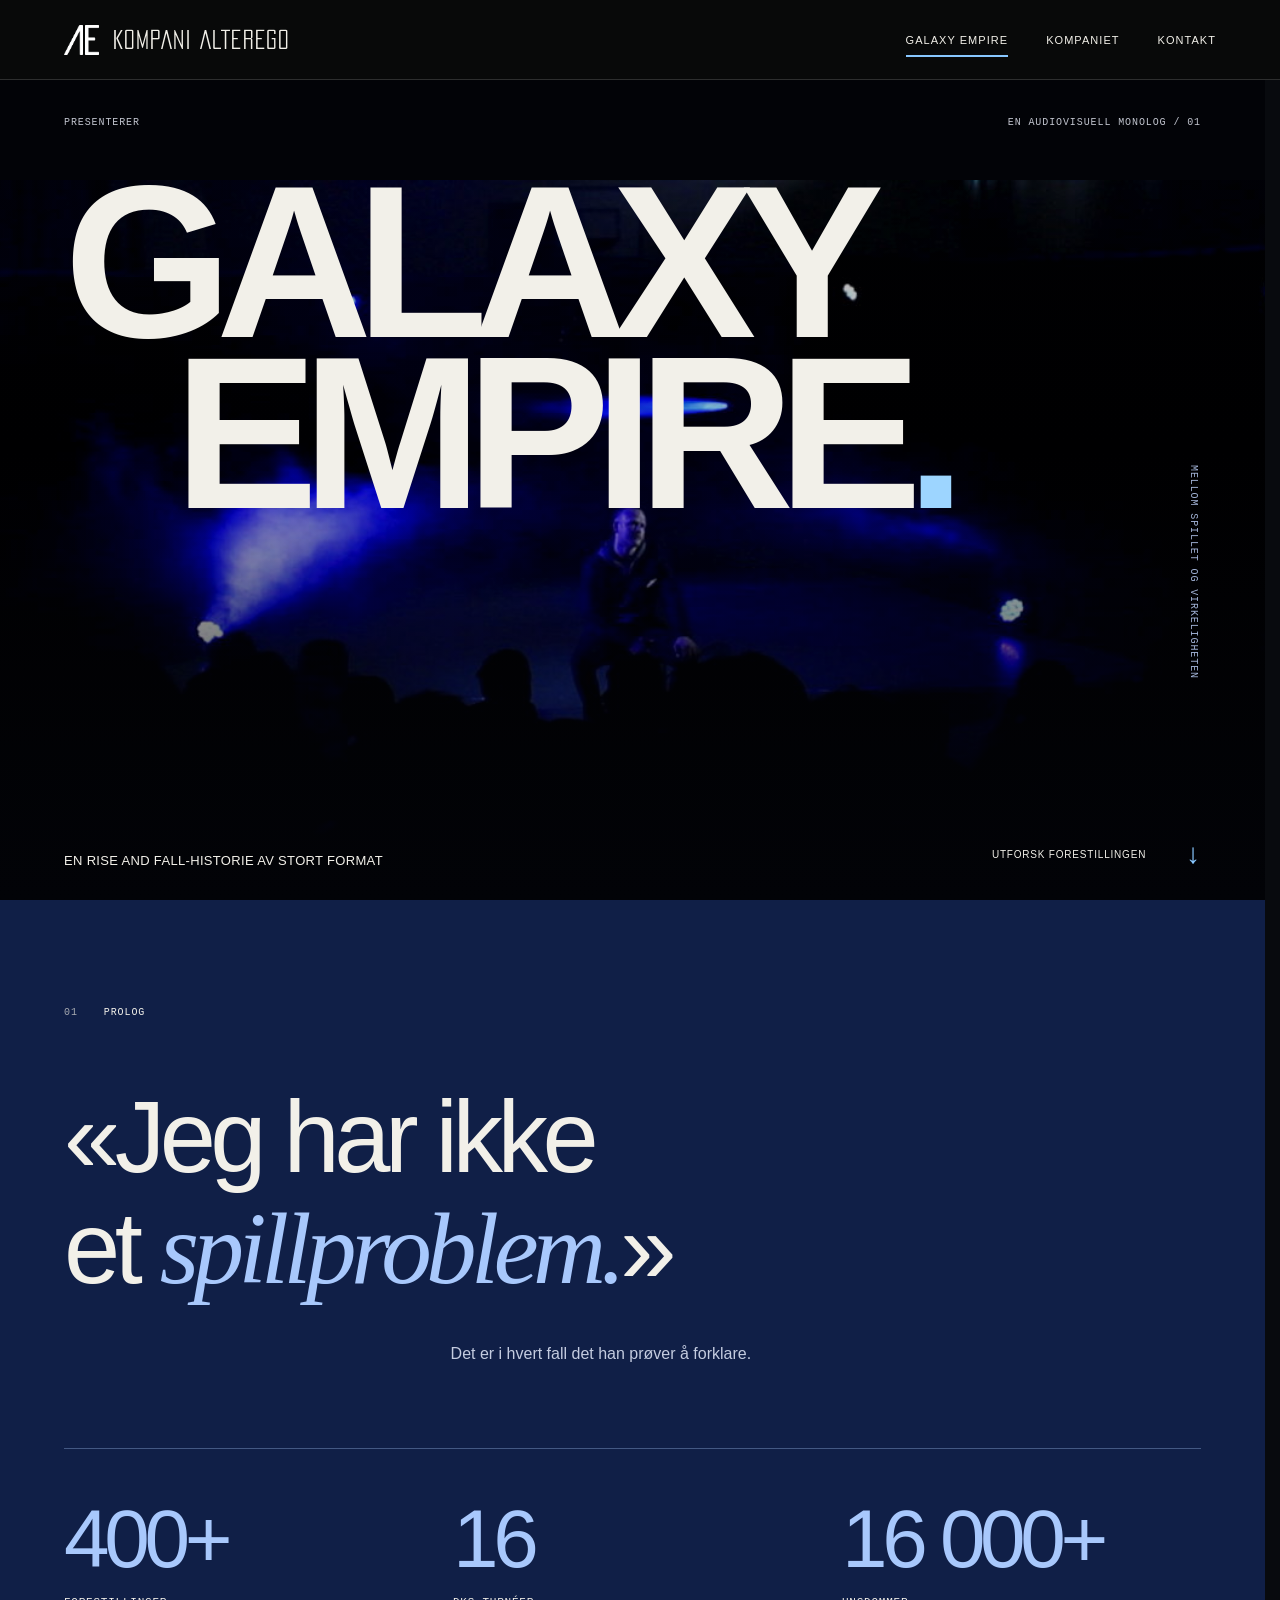
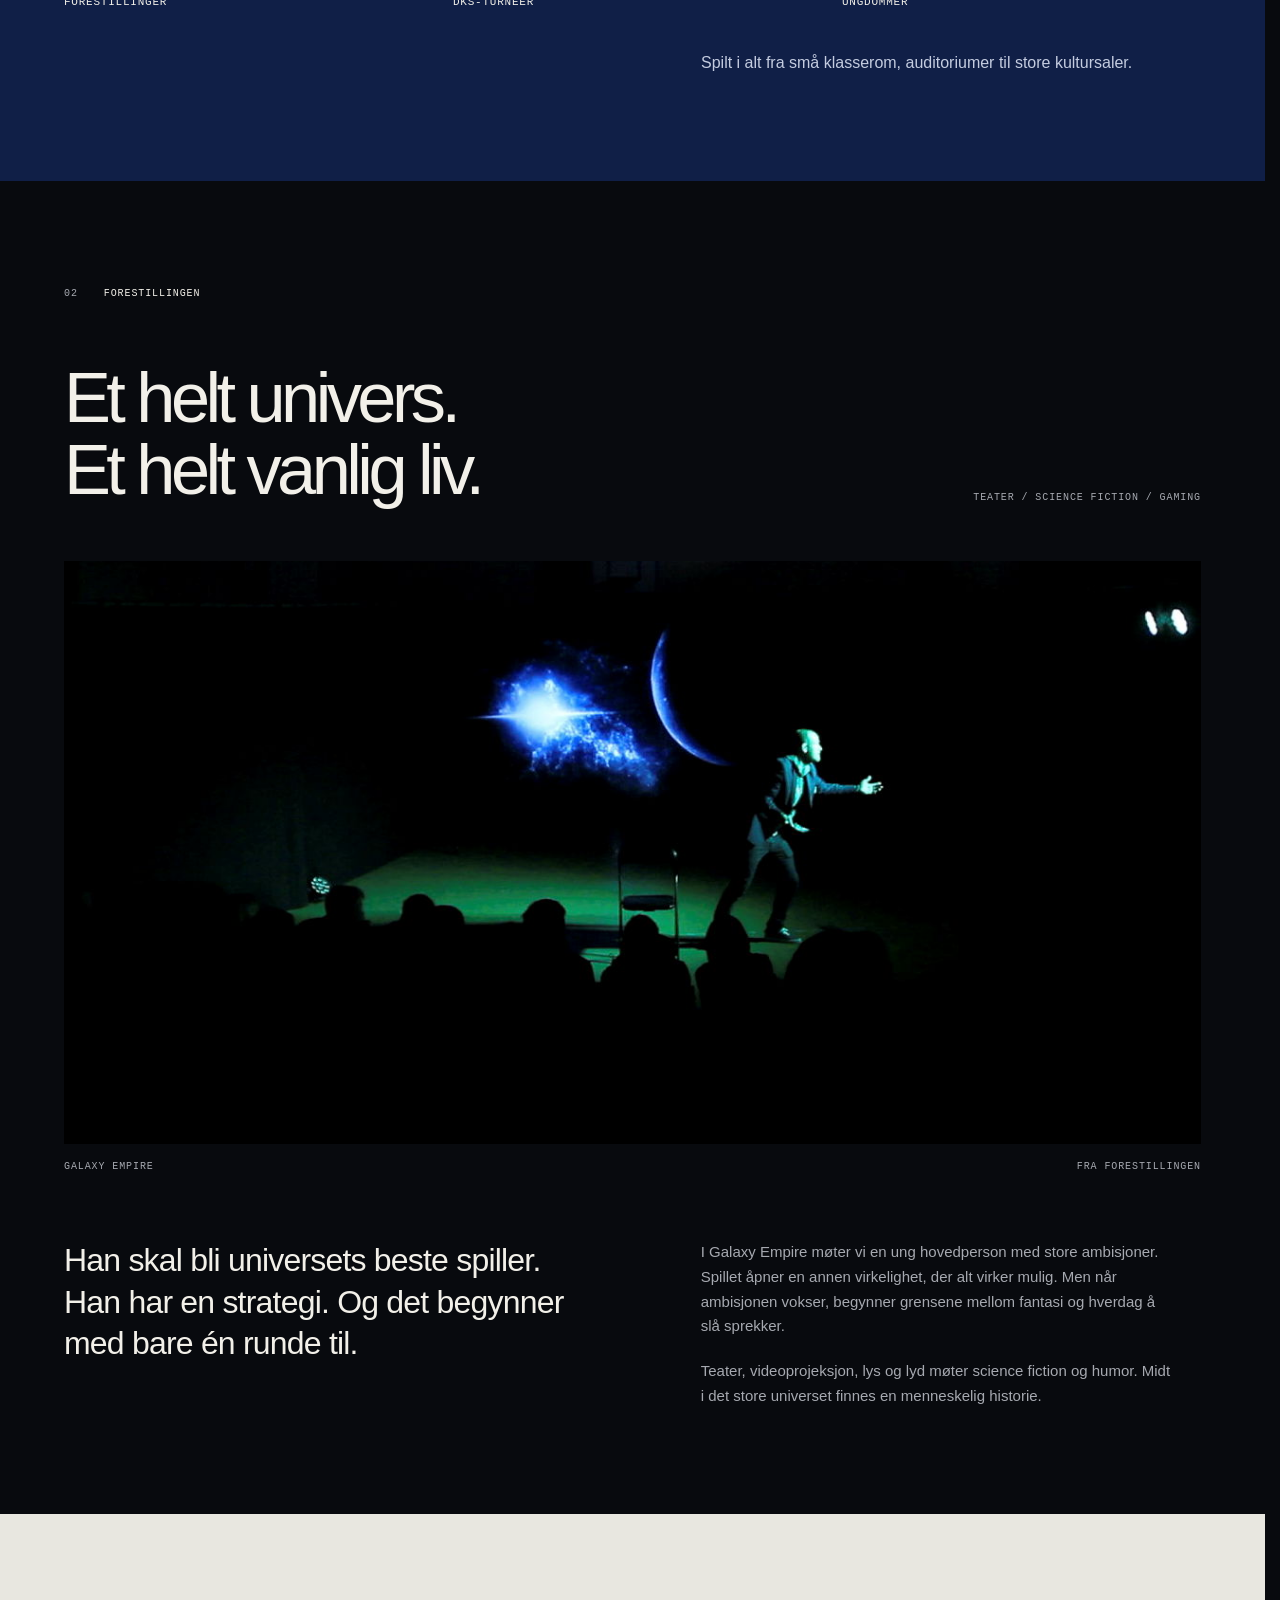
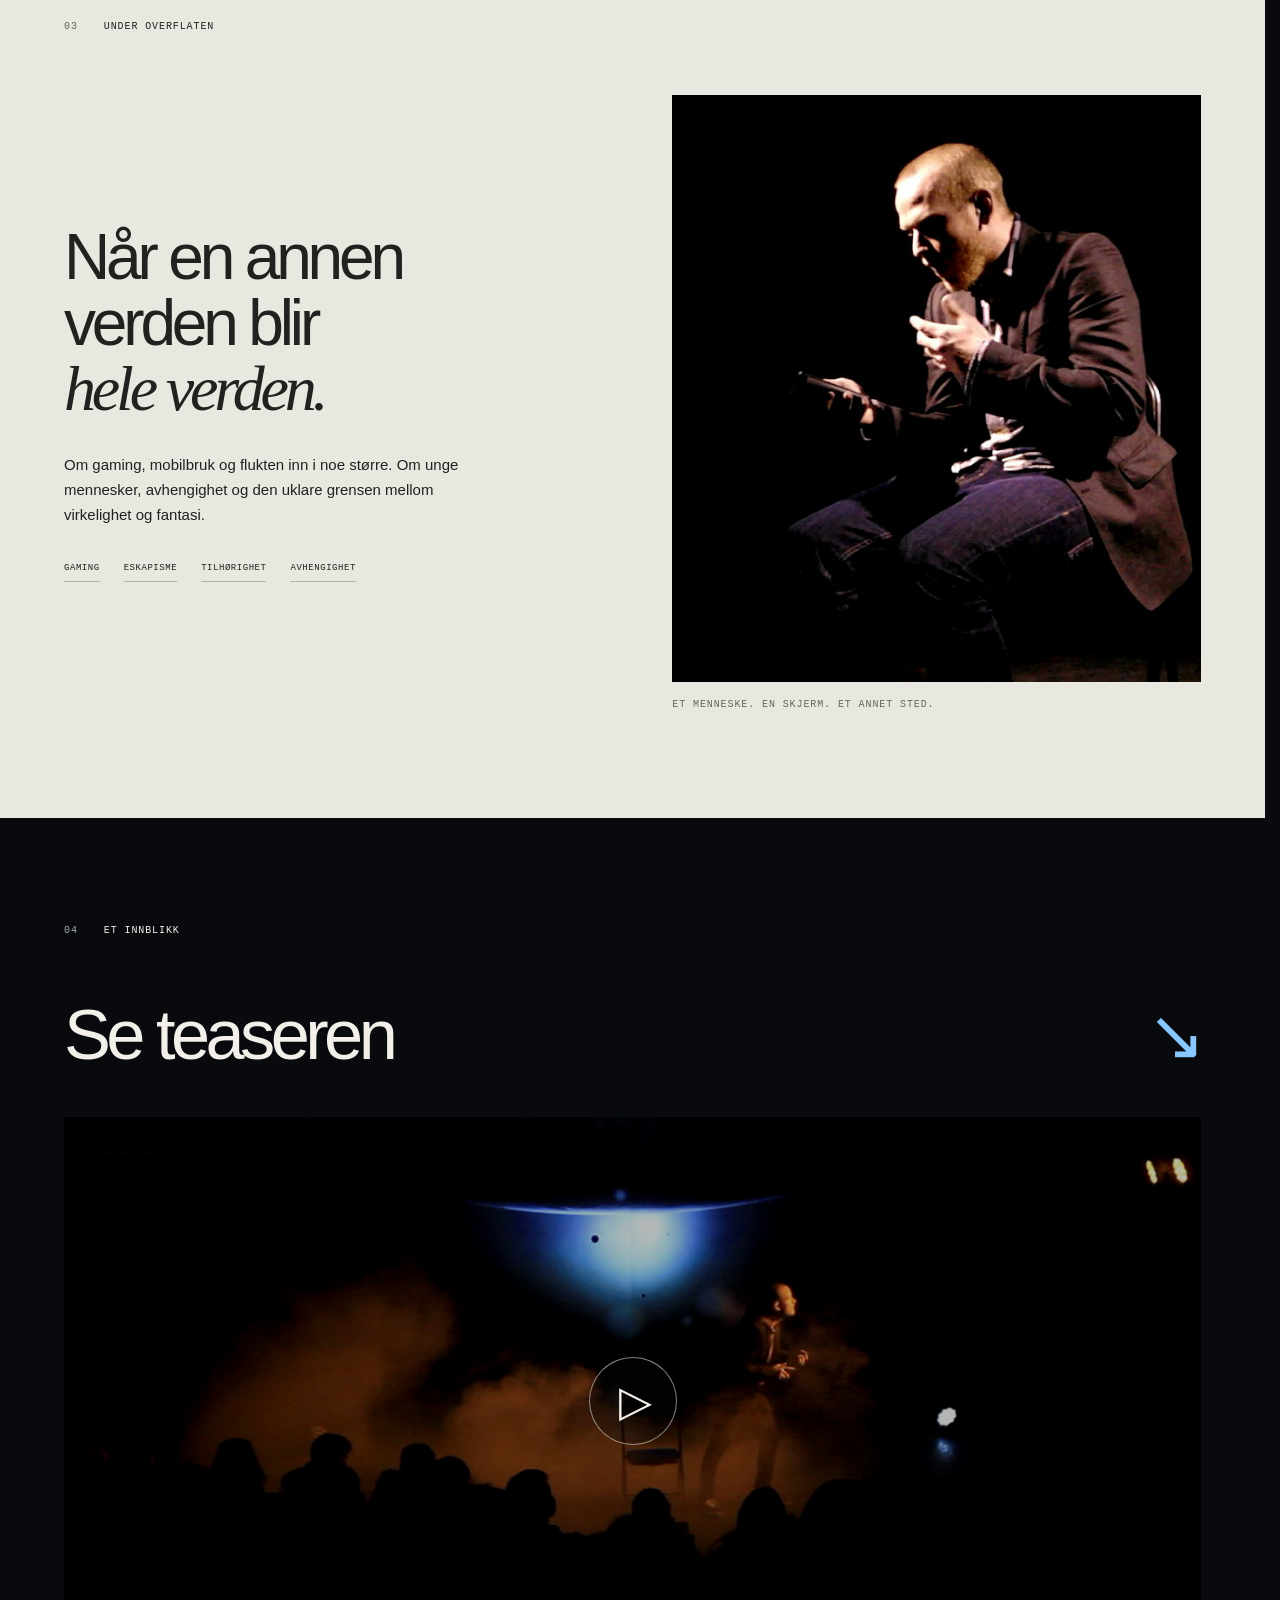
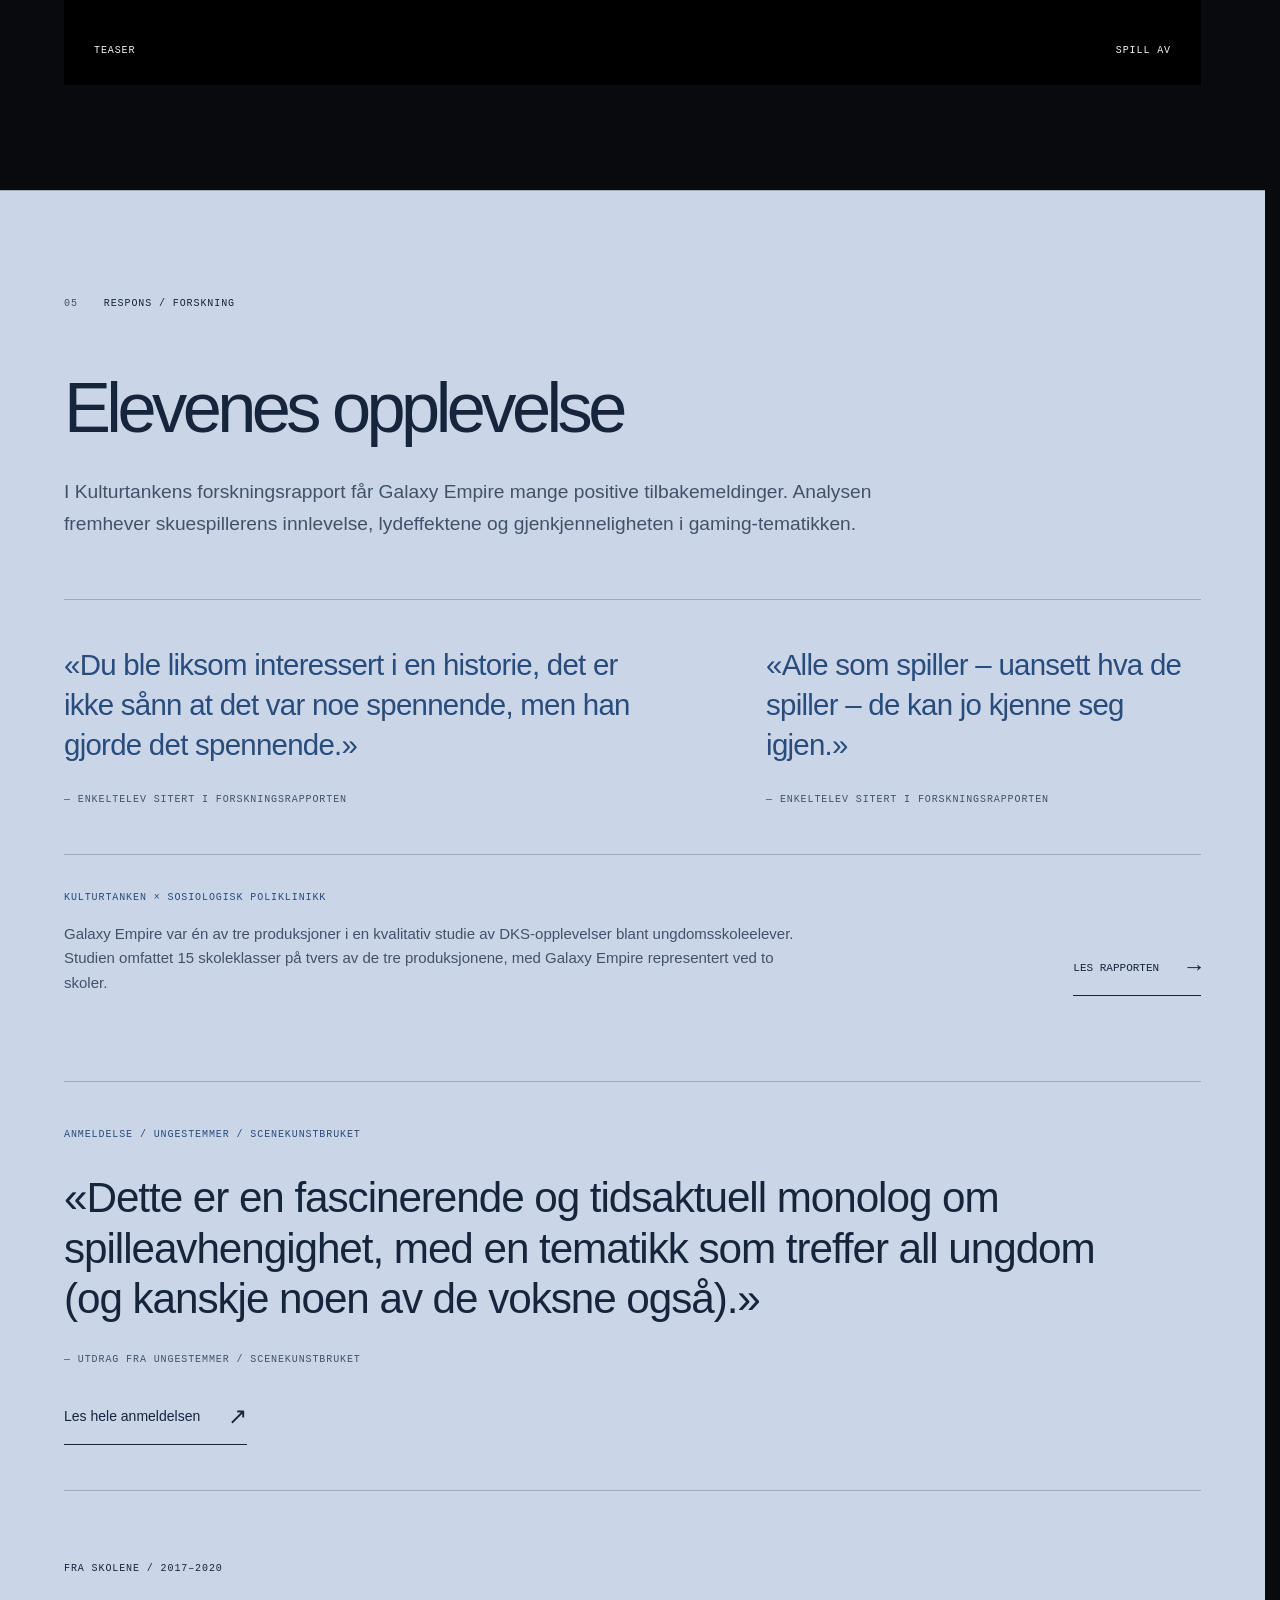
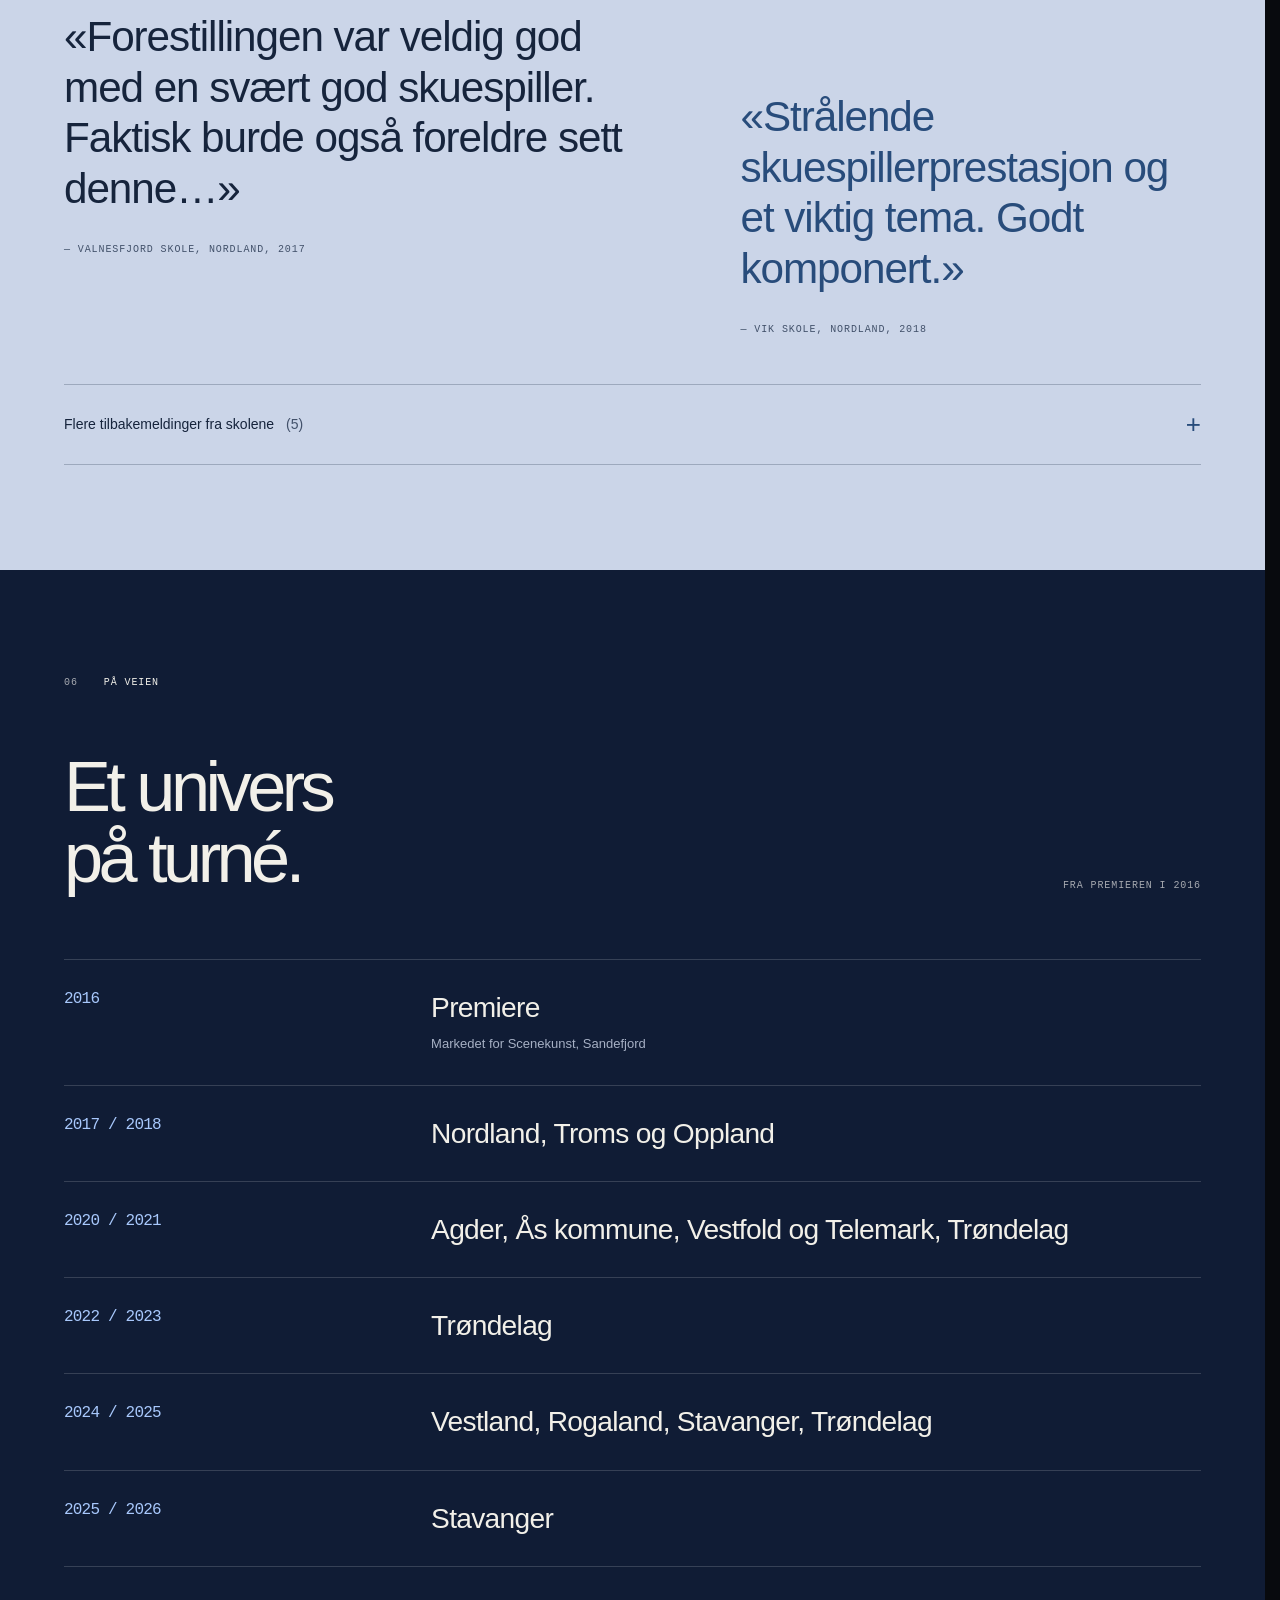
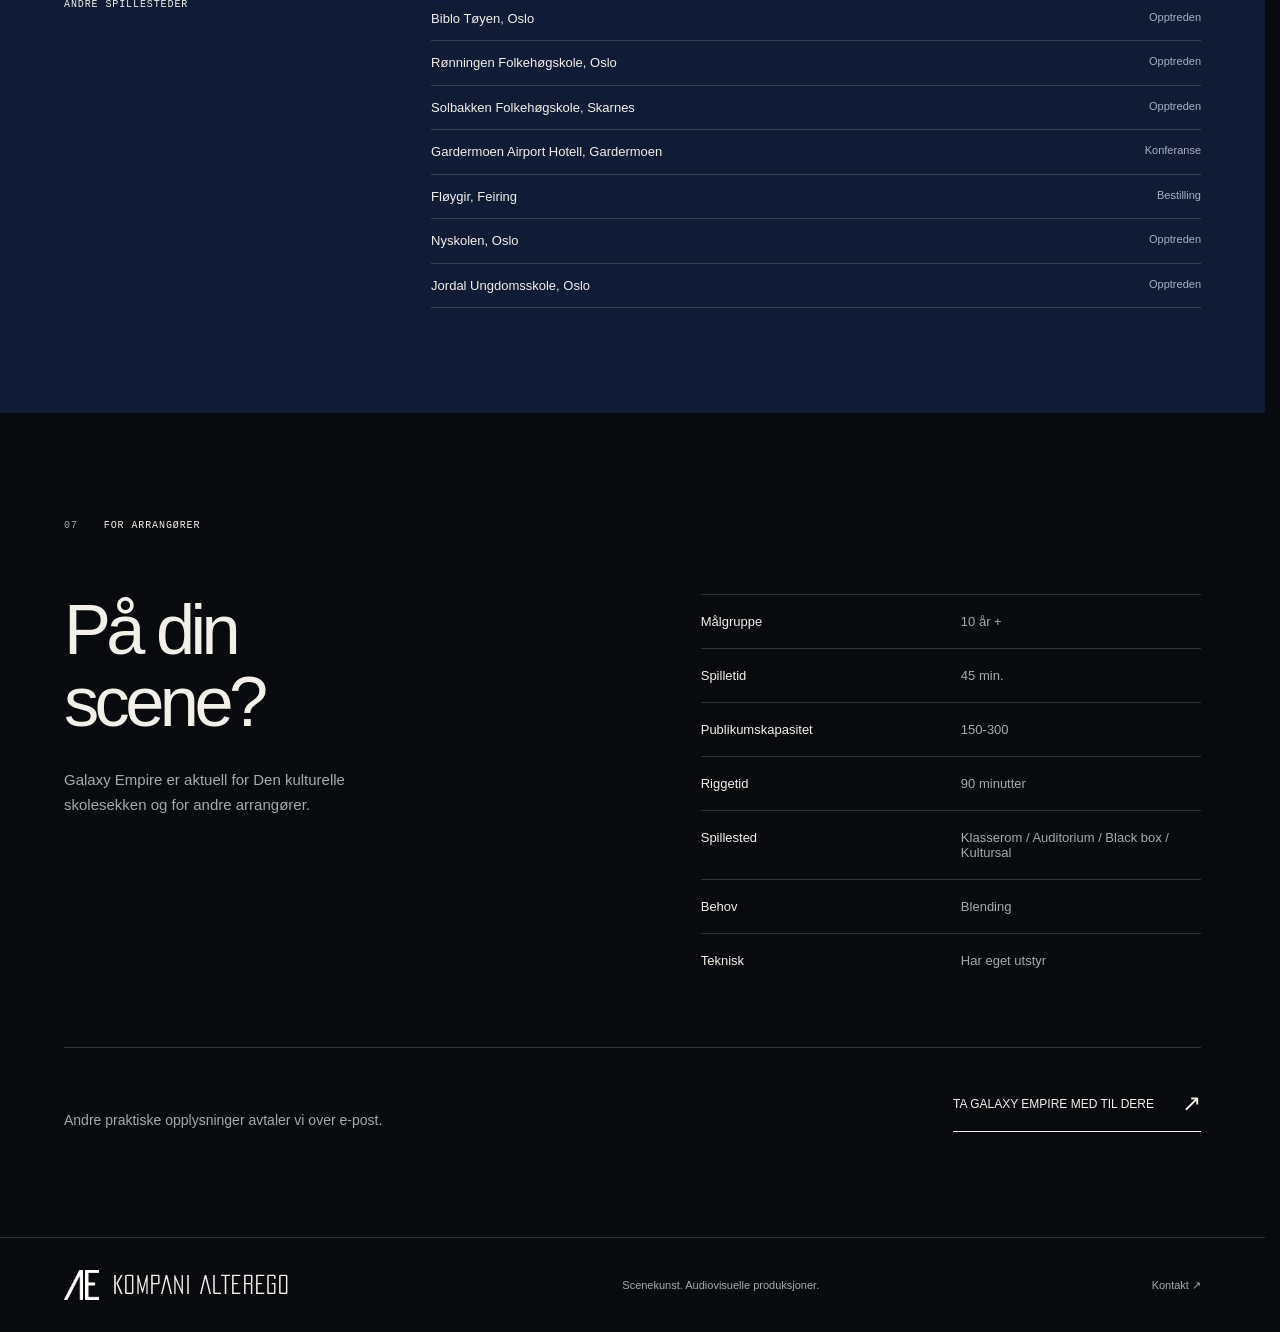
<file: index.html>
<!DOCTYPE html>
<html lang="nb">
<head>
  <meta charset="UTF-8">
  <meta name="viewport" content="width=device-width, initial-scale=1.0">
  <meta name="theme-color" content="#080909">
  <meta name="description" content="Kompani Alterego. Teater, nye virkeligheter og menneskene imellom. Opplev forestillingen Galaxy Empire.">
  <title>Galaxy Empire — Kompani Alterego</title>
  <link rel="stylesheet" href="./styles.css?v=6">
  <script type="module" src="./index.js"></script>
</head>
<body data-theme="galaxy">
  <a class="skip-link" href="#main">Hopp til innhold</a>
  <header class="site-header">
    <a class="brand-lockup wordmark" href="./" data-route aria-label="Kompani Alterego — hjem"><span data-brand-symbol></span><span>KOMPANI ALTEREGO</span></a>
    <nav class="desktop-nav" aria-label="Hovedmeny">
      <a href="./galaxy-empire/" data-route>Galaxy Empire</a>
      <a href="./kompaniet/" data-route>Kompaniet</a>
      <a href="./kontakt/" data-route>Kontakt</a>
    </nav>
    <button class="menu-toggle" aria-haspopup="dialog" aria-controls="mobile-menu" aria-expanded="false">Meny <span aria-hidden="true">＋</span></button>
  </header>
  <dialog class="mobile-menu" id="mobile-menu" aria-label="Hovedmeny">
    <div class="menu-symbol" data-brand-symbol aria-hidden="true"></div>
    <div class="menu-heading"><a class="brand-lockup wordmark" href="./" data-route aria-label="Kompani Alterego — hjem"><span data-brand-symbol></span><span>KOMPANI ALTEREGO</span></a><button data-close-menu aria-label="Lukk meny">Lukk ×</button></div>
    <nav aria-label="Mobilmeny">
      <a href="./galaxy-empire/" data-route><span>01</span>Galaxy Empire</a>
      <a href="./kompaniet/" data-route><span>02</span>Kompaniet</a>
      <a href="./kontakt/" data-route><span>03</span>Kontakt</a>
    </nav>
    <p class="eyebrow">Scenekunst. Andre virkeligheter.</p>
  </dialog>
  <main id="main" tabindex="-1">
<section class="production-hero" aria-labelledby="production-title">
    <img class="hero-image" src="./assets/images/galaxy-empire/ge0005.png" alt="En skuespiller på scenen, omgitt av blått lys og røyk, med publikum i forgrunnen." width="1200" height="676" fetchpriority="high">
    <div class="hero-topline eyebrow"><span>Presenterer</span><span>En audiovisuell monolog / 01</span></div>
    <h1 id="production-title" class="hero-title"><span>Galaxy</span><span>Empire<span class="title-period">.</span></span></h1>
    <div class="hero-side eyebrow">Mellom spillet og virkeligheten</div>
    <div class="hero-bottom"><p>En rise and fall-historie av stort format</p><a href="#prolog" class="scroll-link">Utforsk forestillingen <span aria-hidden="true">↓</span></a></div>
  </section><section id="prolog" class="prologue section-pad">
    <p class="section-label reveal"><span>01</span>Prolog</p>
    <h2 class="reveal reveal-up">«Jeg har ikke<br>et <em>spillproblem.</em>»</h2>
    <p class="reveal">Det er i hvert fall det han prøver å forklare.</p>
    <div class="track-record" aria-label="Galaxy Empire i tall"><dl class="stagger-group"><div class="reveal reveal-up"><dt>forestillinger</dt><dd class="motion-counter" data-counter="400" data-suffix="+">400+</dd></div><div class="reveal reveal-up"><dt>DKS-turnéer</dt><dd class="motion-counter" data-counter="16" data-suffix="">16</dd></div><div class="reveal reveal-up"><dt>ungdommer</dt><dd class="motion-counter" data-counter="16000" data-suffix="+">16 000+</dd></div></dl><p>Spilt i alt fra små klasserom, auditoriumer til store kultursaler.</p></div>
  </section><section id="forestillingen" class="performance section-pad">
    <p class="section-label reveal"><span>02</span>Forestillingen</p>
    <div class="editorial-heading reveal reveal-up"><h2>Et helt univers.<br>Et helt vanlig liv.</h2><p class="eyebrow">Teater / Science fiction / Gaming</p></div>
    <figure class="stage-figure"><span class="motion-image-frame"><img class="reveal reveal-scale parallax-image" src="./assets/images/galaxy-empire/ge0003.png" alt="Skuespilleren foran en videoprojeksjon av verdensrommet på en mørk scene." width="1200" height="676" loading="lazy"></span><figcaption><span>Galaxy Empire</span><span>Fra forestillingen</span></figcaption></figure>
    <div class="story-copy"><p class="lead reveal reveal-up">Han skal bli universets beste spiller. Han har en strategi. Og det begynner med bare én runde til.</p><div><p>I Galaxy Empire møter vi en ung hovedperson med store ambisjoner. Spillet åpner en annen virkelighet, der alt virker mulig. Men når ambisjonen vokser, begynner grensene mellom fantasi og hverdag å slå sprekker.</p><p>Teater, videoprojeksjon, lys og lyd møter science fiction og humor. Midt i det store universet finnes en menneskelig historie.</p></div></div>
  </section><section class="themes section-pad">
    <p class="section-label"><span>03</span>Under overflaten</p>
    <div class="themes-layout"><div><h2>Når en annen<br>verden blir<br><em>hele verden.</em></h2><p>Om gaming, mobilbruk og flukten inn i noe større. Om unge mennesker, avhengighet og den uklare grensen mellom virkelighet og fantasi.</p><ul class="theme-words" aria-label="Tematikk"><li>Gaming</li><li>Eskapisme</li><li>Tilhørighet</li><li>Avhengighet</li></ul></div><figure><span class="motion-image-frame"><img class="reveal parallax-image" src="./assets/images/galaxy-empire/ge0004.png" alt="En sittende skuespiller ser ned på en mobiltelefon i hånden." width="1200" height="676" loading="lazy"></span><figcaption>Et menneske. En skjerm. Et annet sted.</figcaption></figure></div>
  </section><section id="teaser" class="video-section section-pad stagger-group">
    <p class="section-label reveal"><span>04</span>Et innblikk</p>
    <h2 class="reveal reveal-up">Se teaseren<span class="accent">↘</span></h2>
    <div class="teaser-stage reveal" data-youtube-id="3dxkUG1F9KI">
      <button class="video-poster" data-open-video data-video-title="Galaxy Empire — offisiell teaser" aria-label="Spill av Galaxy Empire-teaseren">
        <img src="./assets/images/galaxy-empire/ge0002.png" alt="Varmt scenelys og røyk fra Galaxy Empire." width="1200" height="676" loading="lazy">
        <span class="play-icon reveal" style="--motion-order: 3" aria-hidden="true">▷</span><span class="video-caption eyebrow">Teaser <span>Spill av</span></span>
      </button>
      <div class="teaser-player" hidden></div>
    </div>
    <div class="teaser-controls" hidden><button class="text-link" data-close-video>Lukk video ×</button><a href="https://youtu.be/3dxkUG1F9KI?si=CTkhk91yVs9QJ-Ob" target="_blank" rel="noopener noreferrer">Se på YouTube ↗</a></div>
  </section><section id="respons" class="response section-pad">
    <p class="section-label reveal"><span>05</span>Respons / Forskning</p>
    <h2 class="reveal">Elevenes opplevelse</h2>
    <p class="research-overview reveal">I Kulturtankens forskningsrapport får Galaxy Empire mange positive tilbakemeldinger. Analysen fremhever skuespillerens innlevelse, lydeffektene og gjenkjenneligheten i gaming-tematikken.</p>
    <div class="student-voices stagger-group"><figure class="testimonial reveal"><blockquote>«Du ble liksom interessert i en historie, det er ikke sånn at det var noe spennende, men han gjorde det spennende.»</blockquote><figcaption>— Enkeltelev sitert i forskningsrapporten</figcaption></figure><figure class="testimonial reveal"><blockquote>«Alle som spiller – uansett hva de spiller – de kan jo kjenne seg igjen.»</blockquote><figcaption>— Enkeltelev sitert i forskningsrapporten</figcaption></figure></div>
    <aside class="research-attribution stagger-group" aria-label="Forskningsrapport"><div class="reveal"><h3 class="eyebrow">Kulturtanken × Sosiologisk Poliklinikk</h3><p>Galaxy Empire var én av tre produksjoner i en kvalitativ studie av DKS-opplevelser blant ungdomsskoleelever. Studien omfattet 15 skoleklasser på tvers av de tre produksjonene, med Galaxy Empire representert ved to skoler.</p></div><a class="text-link reveal" href="https://media.wpd.digital/kulturtanken/uploads/2023/03/sospol.dks_.rapport.030323.pdf" target="_blank" rel="noopener noreferrer" aria-label="Les rapporten (PDF, åpnes i ny fane)">Les rapporten <span aria-hidden="true">→</span></a></aside>
    <article class="review-excerpt" aria-labelledby="review-label"><h3 id="review-label" class="eyebrow">Anmeldelse / Ungestemmer / Scenekunstbruket</h3><figure class="testimonial testimonial-featured reveal reveal-up"><blockquote>«Dette er en fascinerende og tidsaktuell monolog om spilleavhengighet, med en tematikk som treffer all ungdom (og kanskje noen av de voksne også).»</blockquote><figcaption>— Utdrag fra Ungestemmer / Scenekunstbruket</figcaption></figure><a class="text-link" href="https://www.scenekunstbruket.no/ungestemmer/galaxy-empire/" target="_blank" rel="noopener noreferrer">Les hele anmeldelsen <span aria-hidden="true">↗</span></a></article>
    <div class="school-feedback"><h3 class="eyebrow">Fra skolene / 2017–2020</h3>
      <div class="school-highlights stagger-group"><figure class="testimonial testimonial-featured reveal reveal-up"><blockquote>«Forestillingen var veldig god med en svært god skuespiller.
Faktisk burde også foreldre sett denne…»</blockquote><figcaption>— Valnesfjord skole, Nordland, 2017</figcaption></figure><figure class="testimonial testimonial-featured reveal reveal-up"><blockquote>«Strålende skuespillerprestasjon og et viktig tema. Godt komponert.»</blockquote><figcaption>— Vik skole, Nordland, 2018</figcaption></figure></div>
      <details class="school-comments"><summary>Flere tilbakemeldinger fra skolene <span class="comment-count">(5)</span><span class="disclosure-mark" aria-hidden="true">+</span></summary><div class="testimonials-voices"><figure class="testimonial "><blockquote>«Fått tilbakemelding på at dette var den beste forestillingen hittil fra DKS»</blockquote><figcaption>— Moldjord Skole, Nordland, 2017</figcaption></figure><figure class="testimonial "><blockquote>«Veldig god kontakt mellom kunstneren og publikum. Han levde seg inn i rollen og gjorde også at elevene var dypt inne i teaterforestillingen.»</blockquote><figcaption>— Lenangen skole, Troms, 2018</figcaption></figure><figure class="testimonial "><blockquote>«En glimrende forestilling. Helt supert! Alle elevene var engasjerte.»</blockquote><figcaption>— Søvik Oppvekstsenter, Nordland, 2018</figcaption></figure><figure class="testimonial "><blockquote>«God og fengslende skuespiller og bra og engasjerende bruk av lyd og multimedia.»</blockquote><figcaption>— Asdal skole, Agder, 2020</figcaption></figure><figure class="testimonial "><blockquote>«Dette er en veldig profesjonell og gjennomtenkt forestilling.»</blockquote><figcaption>— Hisøy skole, Agder, 2020</figcaption></figure></div></details>
    </div>
  </section><section class="tour section-pad">
    <p class="section-label reveal"><span>06</span>På veien</p>
    <div class="editorial-heading reveal reveal-up"><h2>Et univers<br>på turné.</h2><p class="eyebrow">Fra premieren i 2016</p></div>
    <ol class="tour-timeline timeline-reveal"><li><span class="tour-year">2016</span><div><h3>Premiere</h3><p>Markedet for Scenekunst, Sandefjord</p></div></li><li><span class="tour-year">2017 / 2018</span><div><h3>Nordland, Troms og Oppland</h3></div></li><li><span class="tour-year">2020 / 2021</span><div><h3>Agder, Ås kommune, Vestfold og Telemark, Trøndelag</h3></div></li><li><span class="tour-year">2022 / 2023</span><div><h3>Trøndelag</h3></div></li><li><span class="tour-year">2024 / 2025</span><div><h3>Vestland, Rogaland, Stavanger, Trøndelag</h3></div></li><li><span class="tour-year">2025 / 2026</span><div><h3>Stavanger</h3></div></li></ol>
    <div class="other-venues"><h3 class="eyebrow">Andre spillesteder</h3><ul><li><span>Biblo Tøyen, Oslo</span><span class="venue-type">Opptreden</span></li><li><span>Rønningen Folkehøgskole, Oslo</span><span class="venue-type">Opptreden</span></li><li><span>Solbakken Folkehøgskole, Skarnes</span><span class="venue-type">Opptreden</span></li><li><span>Gardermoen Airport Hotell, Gardermoen</span><span class="venue-type">Konferanse</span></li><li><span>Fløygir, Feiring</span><span class="venue-type">Bestilling</span></li><li><span>Nyskolen, Oslo</span><span class="venue-type">Opptreden</span></li><li><span>Jordal Ungdomsskole, Oslo</span><span class="venue-type">Opptreden</span></li></ul></div>
  </section><section id="praktisk" class="practical section-pad">
    <p class="section-label"><span>07</span>For arrangører</p>
    <div class="practical-layout"><div><h2 class="reveal">På din<br>scene?</h2><p>Galaxy Empire er aktuell for Den kulturelle skolesekken og for andre arrangører.</p></div><dl class="practical-facts stagger-group"><div class="reveal"><dt>Målgruppe</dt><dd>10 år +</dd></div><div class="reveal"><dt>Spilletid</dt><dd>45 min.</dd></div><div class="reveal"><dt>Publikumskapasitet</dt><dd>150-300</dd></div><div class="reveal"><dt>Riggetid</dt><dd>90 minutter</dd></div><div class="reveal"><dt>Spillested</dt><dd>Klasserom / Auditorium / Black box / Kultursal</dd></div><div class="reveal"><dt>Behov</dt><dd>Blending</dd></div><div class="reveal"><dt>Teknisk</dt><dd>Har eget utstyr</dd></div></dl></div>
    <div class="practical-ending"><p>Andre praktiske opplysninger avtaler vi over e-post.</p><a class="text-link reveal" href="./kontakt/" data-route>Ta Galaxy Empire med til dere <span aria-hidden="true">↗</span></a></div>
  </section><footer class="site-footer"><a class="brand-lockup wordmark" href="./" data-route aria-label="Kompani Alterego — hjem"><span class="ae-symbol" aria-hidden="true">
    <img class="ae-symbol-a" src="./assets/images/brand/Alogo.png" alt="" width="884" height="1379">
    <img class="ae-symbol-e" src="./assets/images/brand/ELogo.png" alt="" width="615" height="1379">
  </span><span>KOMPANI ALTEREGO</span></a><span>Scenekunst. Audiovisuelle produksjoner.</span><a href="./kontakt/" data-route>Kontakt <span aria-hidden="true">↗</span></a></footer>
</main>
  <div class="scene-curtain" aria-hidden="true"></div>
  <div class="sr-only" role="status" id="route-status"></div>
  <noscript><p class="noscript">Denne prototypen trenger JavaScript for å vise sidene. Aktiver JavaScript og last siden på nytt.</p></noscript>
</body>
</html>
</file>
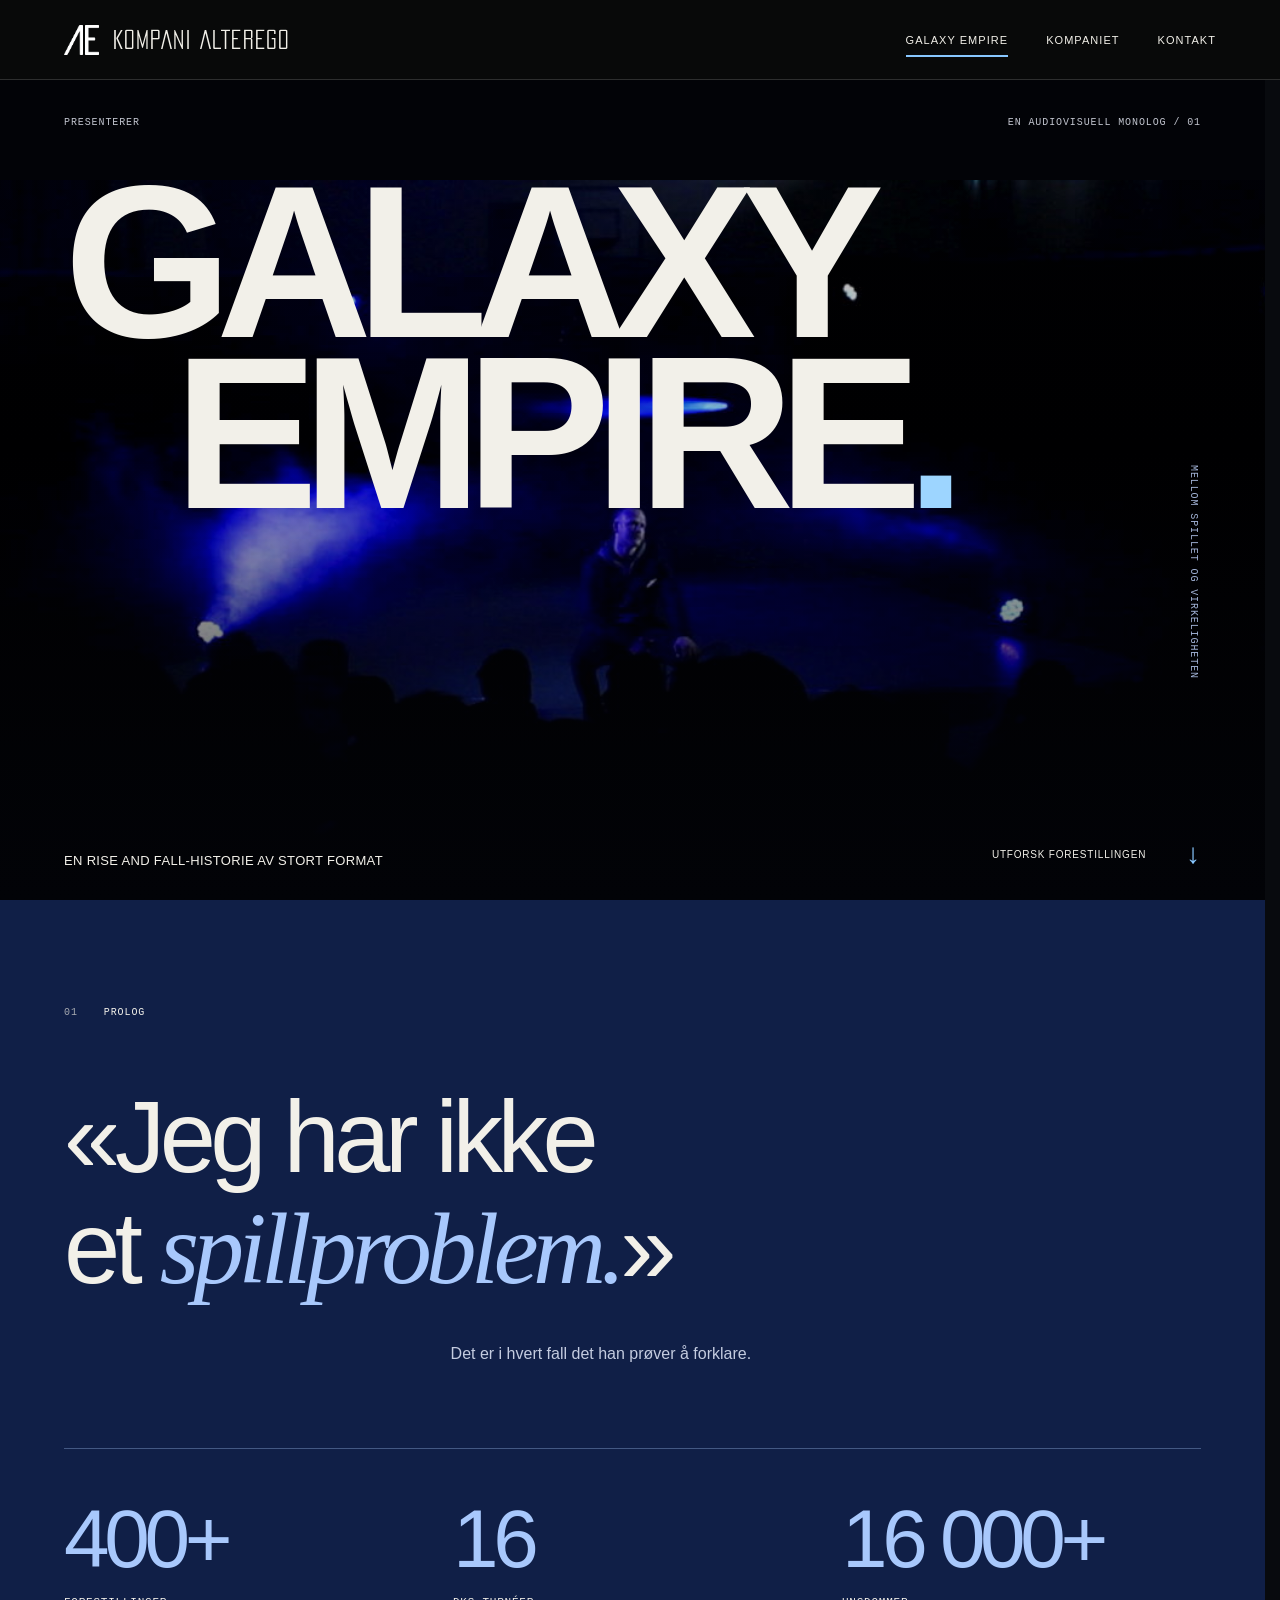
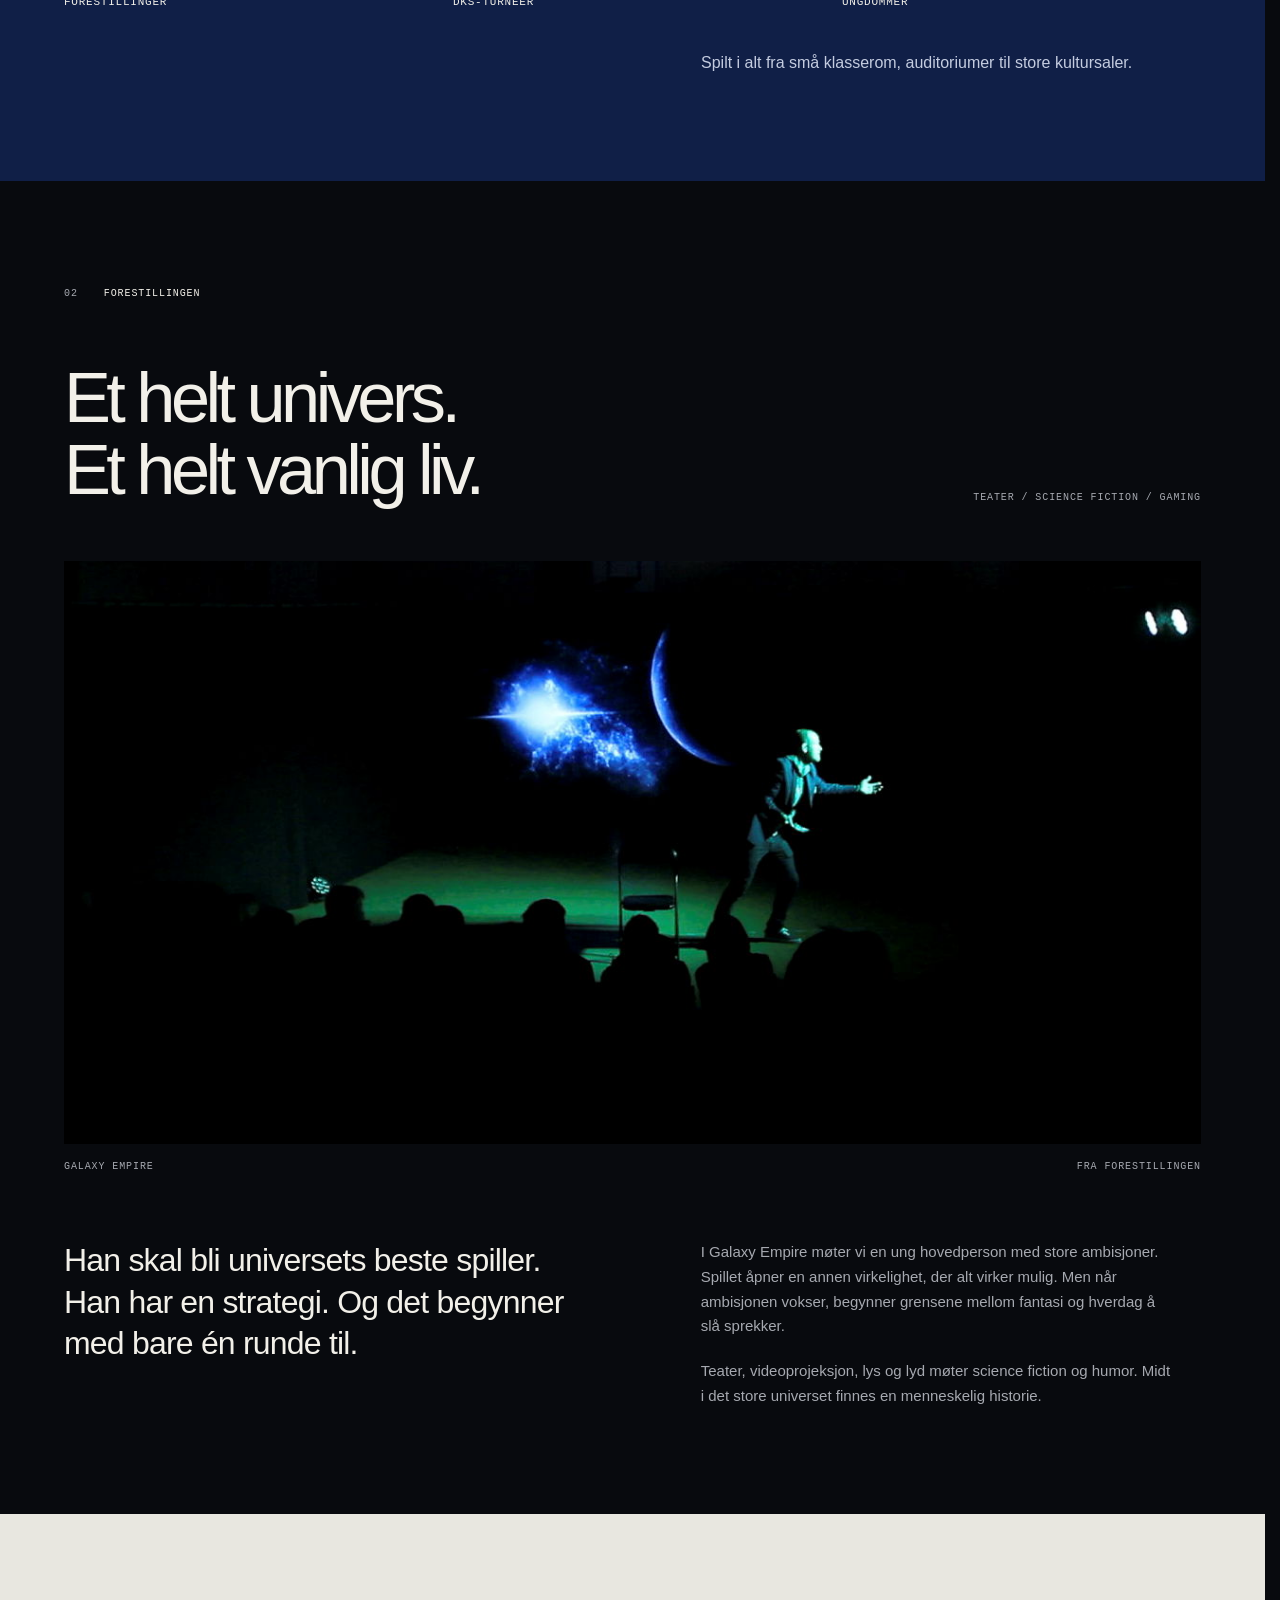
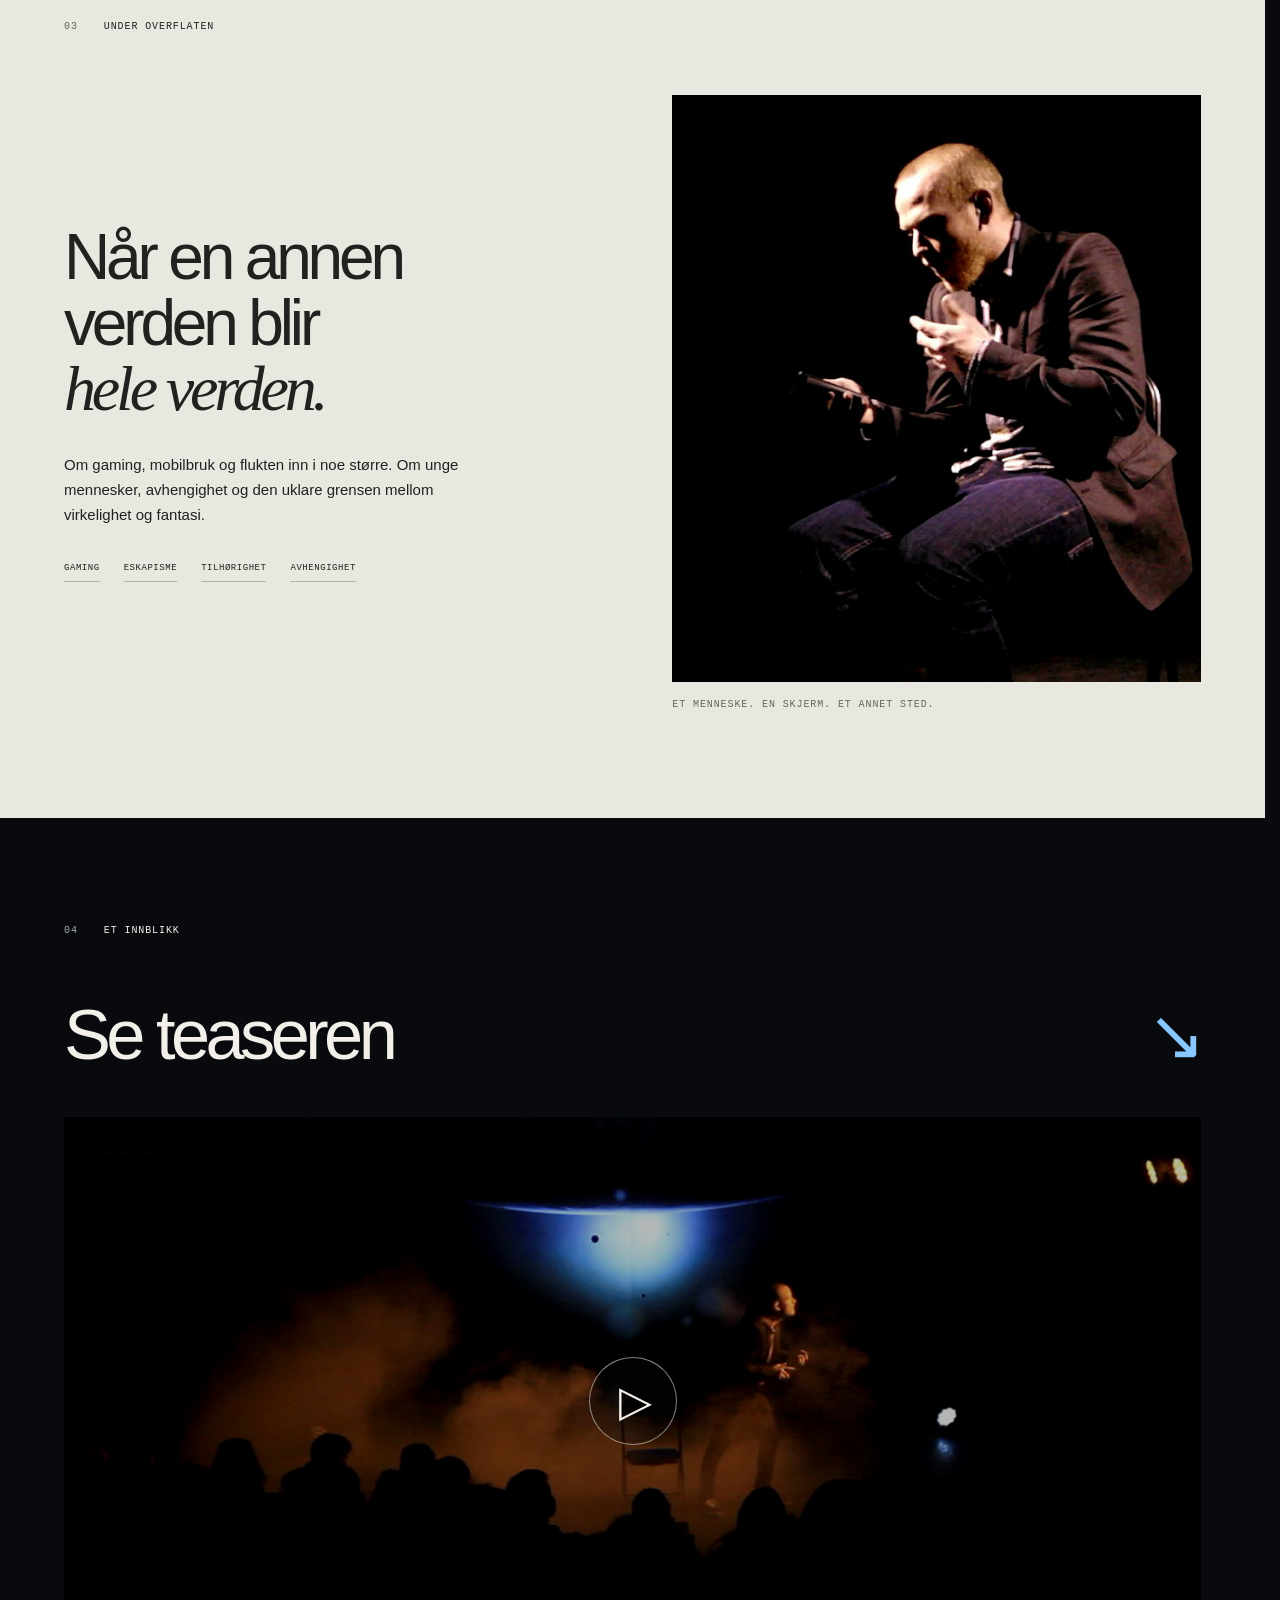
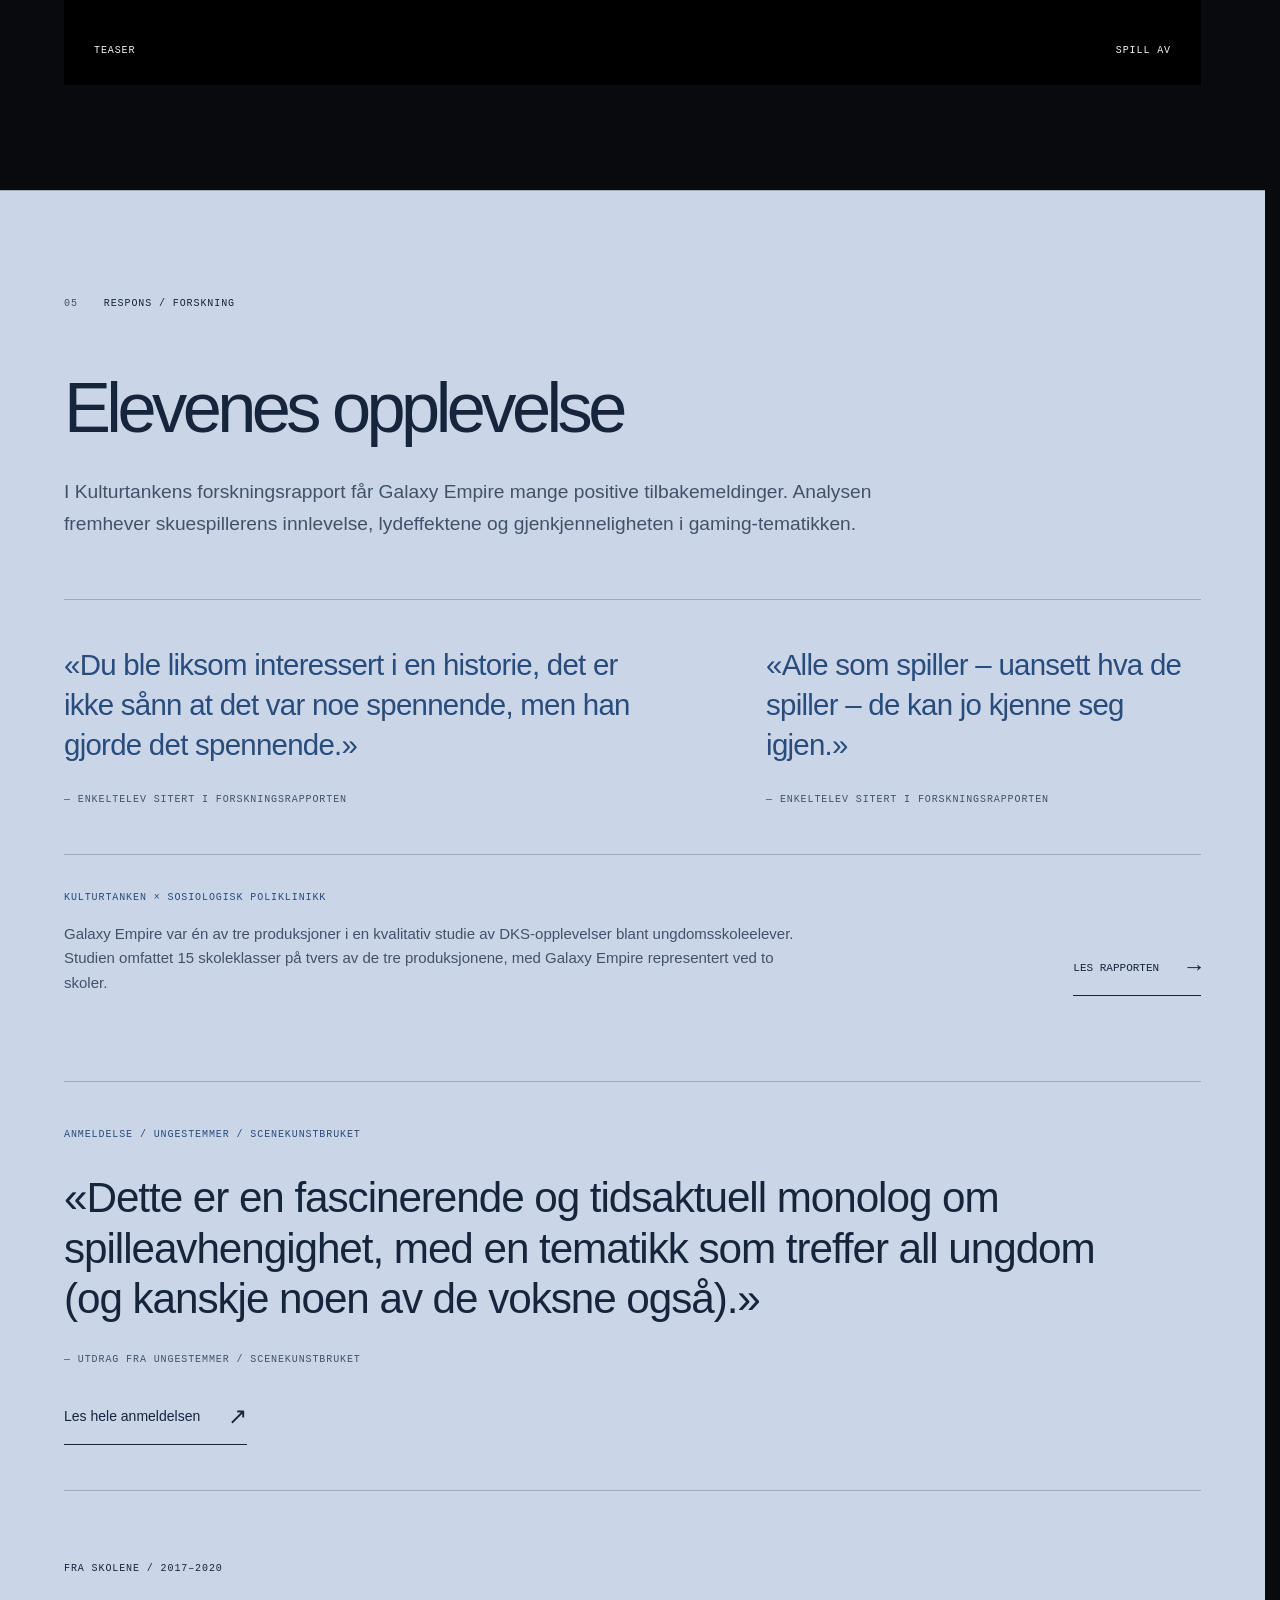
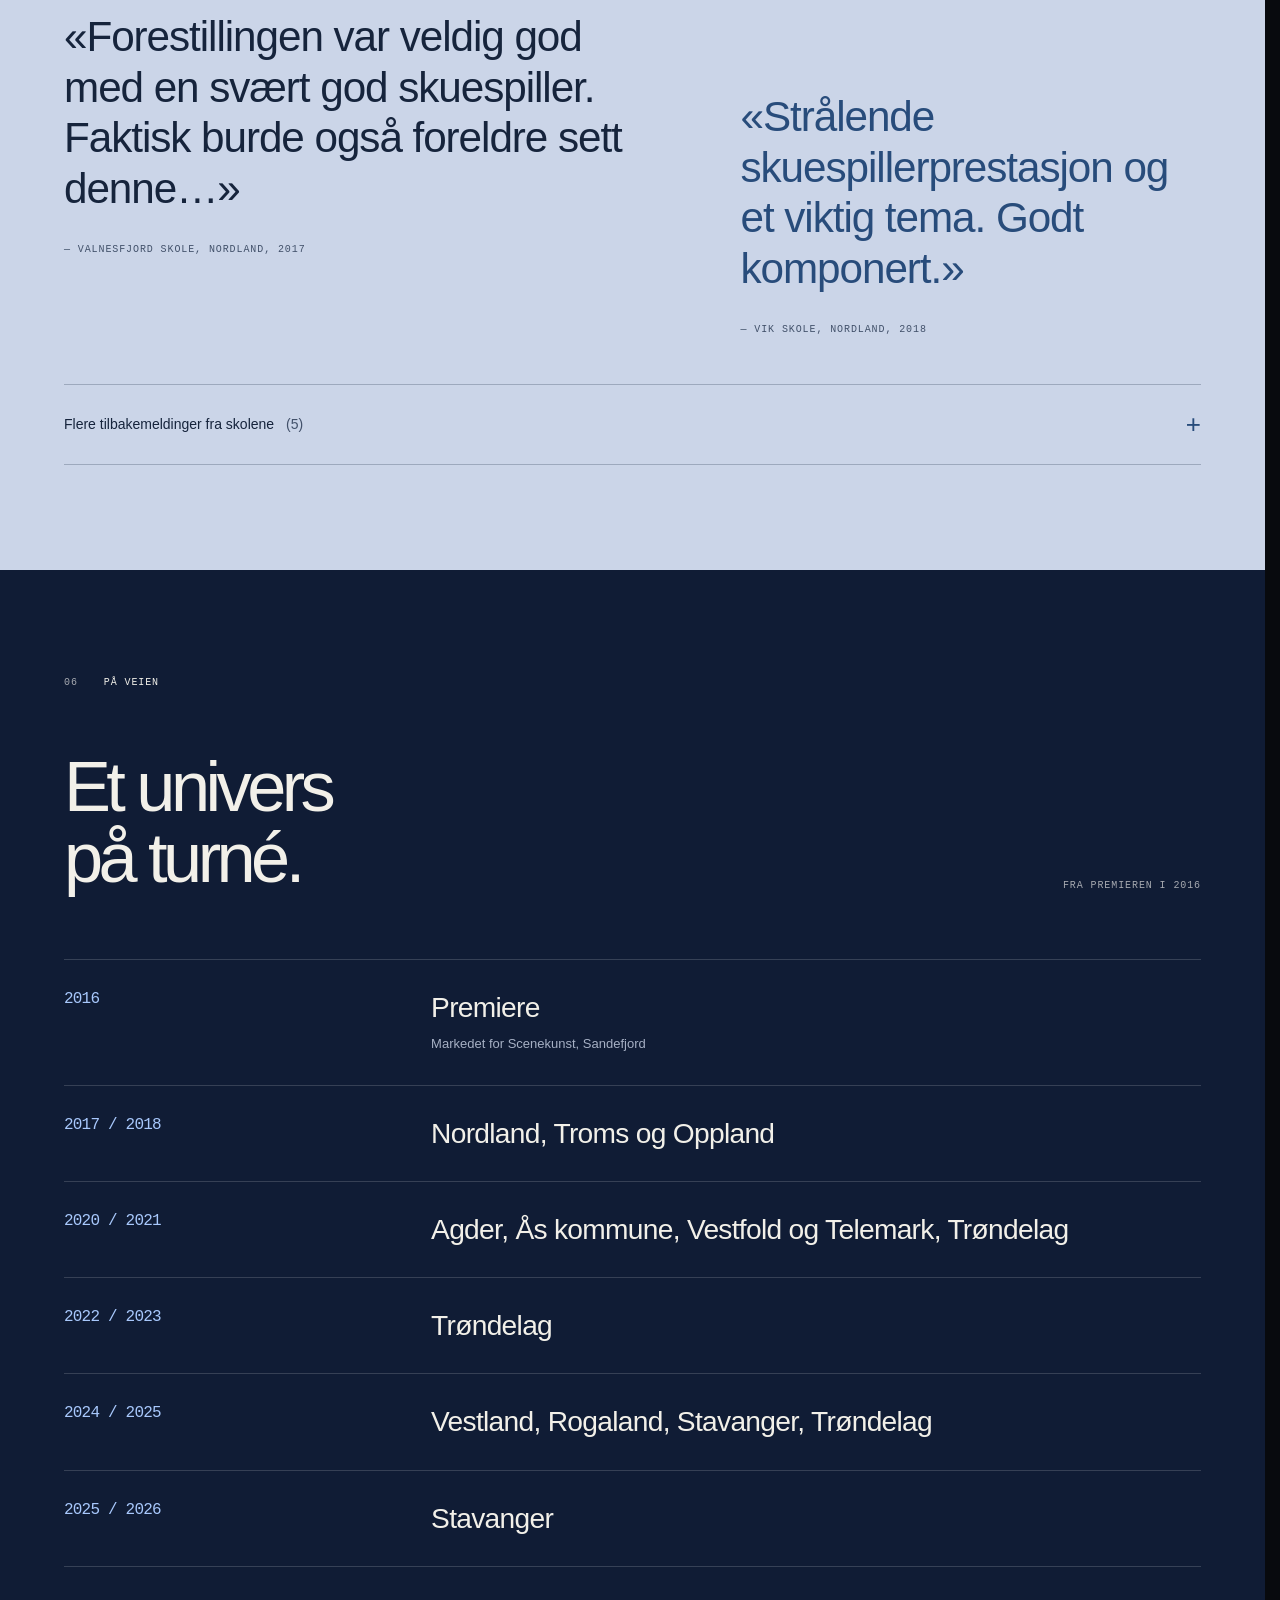
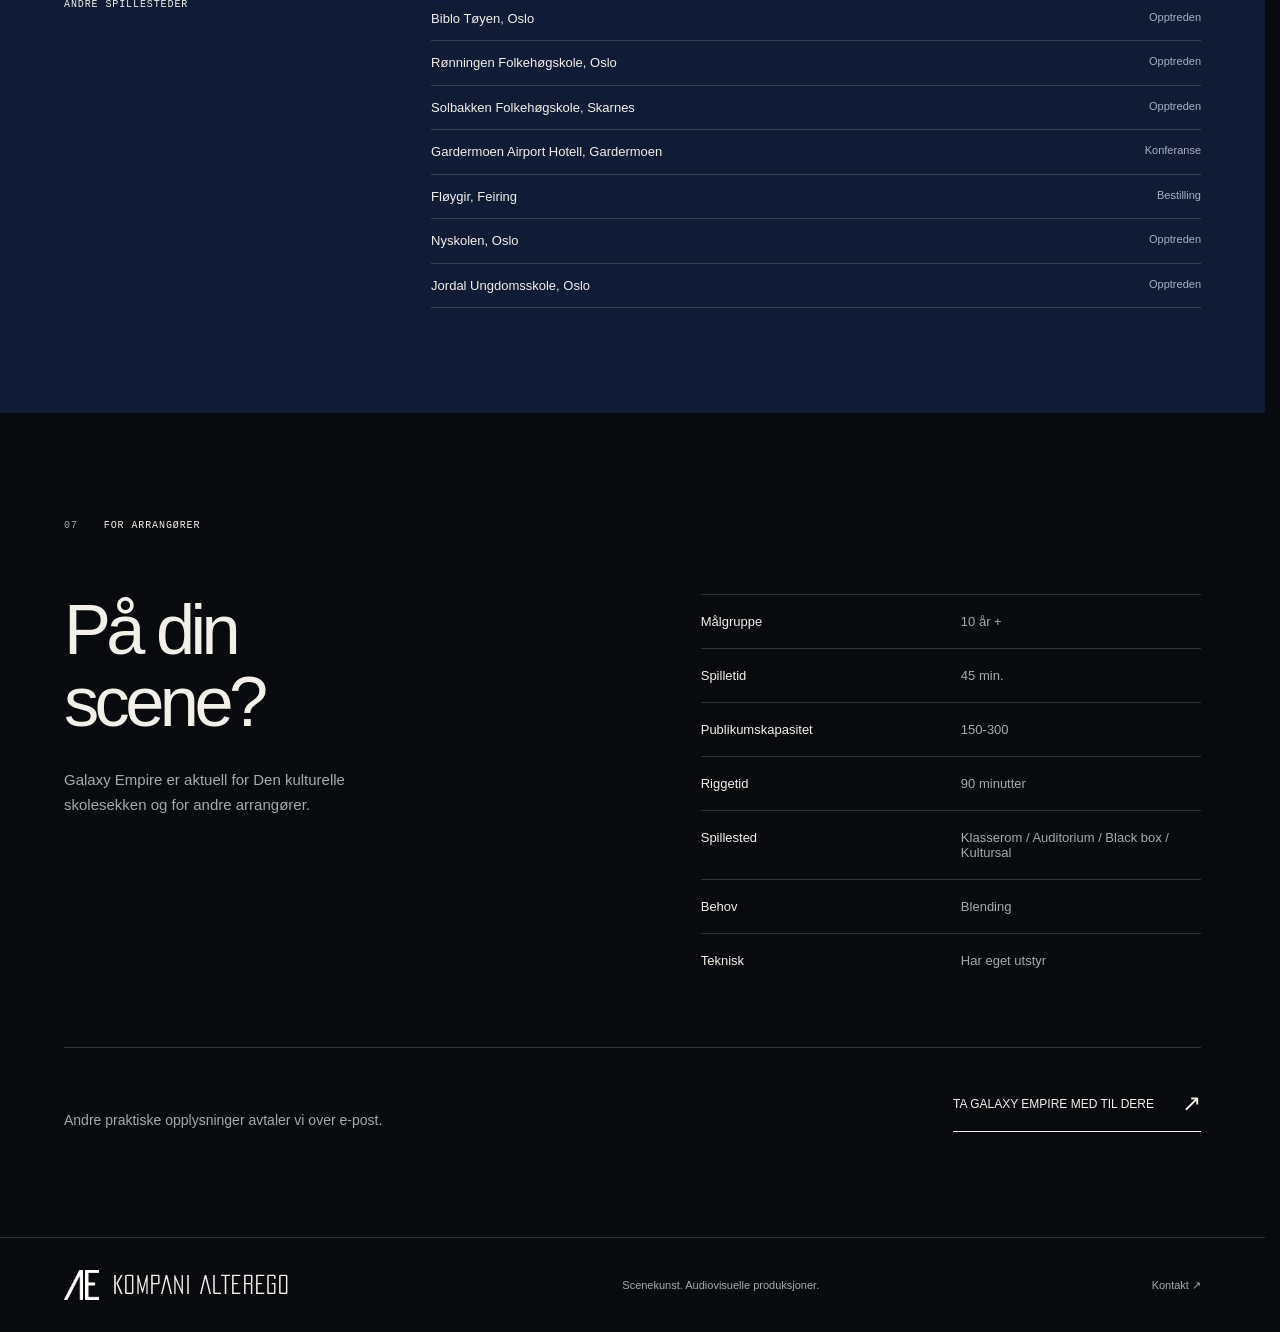
<file: galaxy-empire/index.html>
<!DOCTYPE html>
<html lang="nb">
<head>
  <meta charset="UTF-8">
  <meta name="viewport" content="width=device-width, initial-scale=1.0">
  <meta name="theme-color" content="#080909">
  <meta name="description" content="Kompani Alterego. Teater, nye virkeligheter og menneskene imellom. Opplev forestillingen Galaxy Empire.">
  <title>Galaxy Empire — Kompani Alterego</title>
  <link rel="stylesheet" href="../styles.css?v=6">
  <script type="module" src="../index.js"></script>
</head>
<body data-theme="galaxy">
  <a class="skip-link" href="#main">Hopp til innhold</a>
  <header class="site-header">
    <a class="brand-lockup wordmark" href="../" data-route aria-label="Kompani Alterego — hjem"><span data-brand-symbol></span><span>KOMPANI ALTEREGO</span></a>
    <nav class="desktop-nav" aria-label="Hovedmeny">
      <a href="../galaxy-empire/" data-route>Galaxy Empire</a>
      <a href="../kompaniet/" data-route>Kompaniet</a>
      <a href="../kontakt/" data-route>Kontakt</a>
    </nav>
    <button class="menu-toggle" aria-haspopup="dialog" aria-controls="mobile-menu" aria-expanded="false">Meny <span aria-hidden="true">＋</span></button>
  </header>
  <dialog class="mobile-menu" id="mobile-menu" aria-label="Hovedmeny">
    <div class="menu-symbol" data-brand-symbol aria-hidden="true"></div>
    <div class="menu-heading"><a class="brand-lockup wordmark" href="../" data-route aria-label="Kompani Alterego — hjem"><span data-brand-symbol></span><span>KOMPANI ALTEREGO</span></a><button data-close-menu aria-label="Lukk meny">Lukk ×</button></div>
    <nav aria-label="Mobilmeny">
      <a href="../galaxy-empire/" data-route><span>01</span>Galaxy Empire</a>
      <a href="../kompaniet/" data-route><span>02</span>Kompaniet</a>
      <a href="../kontakt/" data-route><span>03</span>Kontakt</a>
    </nav>
    <p class="eyebrow">Scenekunst. Andre virkeligheter.</p>
  </dialog>
  <main id="main" tabindex="-1">
<section class="production-hero" aria-labelledby="production-title">
    <img class="hero-image" src="../assets/images/galaxy-empire/ge0005.png" alt="En skuespiller på scenen, omgitt av blått lys og røyk, med publikum i forgrunnen." width="1200" height="676" fetchpriority="high">
    <div class="hero-topline eyebrow"><span>Presenterer</span><span>En audiovisuell monolog / 01</span></div>
    <h1 id="production-title" class="hero-title"><span>Galaxy</span><span>Empire<span class="title-period">.</span></span></h1>
    <div class="hero-side eyebrow">Mellom spillet og virkeligheten</div>
    <div class="hero-bottom"><p>En rise and fall-historie av stort format</p><a href="#prolog" class="scroll-link">Utforsk forestillingen <span aria-hidden="true">↓</span></a></div>
  </section><section id="prolog" class="prologue section-pad">
    <p class="section-label reveal"><span>01</span>Prolog</p>
    <h2 class="reveal reveal-up">«Jeg har ikke<br>et <em>spillproblem.</em>»</h2>
    <p class="reveal">Det er i hvert fall det han prøver å forklare.</p>
    <div class="track-record" aria-label="Galaxy Empire i tall"><dl class="stagger-group"><div class="reveal reveal-up"><dt>forestillinger</dt><dd class="motion-counter" data-counter="400" data-suffix="+">400+</dd></div><div class="reveal reveal-up"><dt>DKS-turnéer</dt><dd class="motion-counter" data-counter="16" data-suffix="">16</dd></div><div class="reveal reveal-up"><dt>ungdommer</dt><dd class="motion-counter" data-counter="16000" data-suffix="+">16 000+</dd></div></dl><p>Spilt i alt fra små klasserom, auditoriumer til store kultursaler.</p></div>
  </section><section id="forestillingen" class="performance section-pad">
    <p class="section-label reveal"><span>02</span>Forestillingen</p>
    <div class="editorial-heading reveal reveal-up"><h2>Et helt univers.<br>Et helt vanlig liv.</h2><p class="eyebrow">Teater / Science fiction / Gaming</p></div>
    <figure class="stage-figure"><span class="motion-image-frame"><img class="reveal reveal-scale parallax-image" src="../assets/images/galaxy-empire/ge0003.png" alt="Skuespilleren foran en videoprojeksjon av verdensrommet på en mørk scene." width="1200" height="676" loading="lazy"></span><figcaption><span>Galaxy Empire</span><span>Fra forestillingen</span></figcaption></figure>
    <div class="story-copy"><p class="lead reveal reveal-up">Han skal bli universets beste spiller. Han har en strategi. Og det begynner med bare én runde til.</p><div><p>I Galaxy Empire møter vi en ung hovedperson med store ambisjoner. Spillet åpner en annen virkelighet, der alt virker mulig. Men når ambisjonen vokser, begynner grensene mellom fantasi og hverdag å slå sprekker.</p><p>Teater, videoprojeksjon, lys og lyd møter science fiction og humor. Midt i det store universet finnes en menneskelig historie.</p></div></div>
  </section><section class="themes section-pad">
    <p class="section-label"><span>03</span>Under overflaten</p>
    <div class="themes-layout"><div><h2>Når en annen<br>verden blir<br><em>hele verden.</em></h2><p>Om gaming, mobilbruk og flukten inn i noe større. Om unge mennesker, avhengighet og den uklare grensen mellom virkelighet og fantasi.</p><ul class="theme-words" aria-label="Tematikk"><li>Gaming</li><li>Eskapisme</li><li>Tilhørighet</li><li>Avhengighet</li></ul></div><figure><span class="motion-image-frame"><img class="reveal parallax-image" src="../assets/images/galaxy-empire/ge0004.png" alt="En sittende skuespiller ser ned på en mobiltelefon i hånden." width="1200" height="676" loading="lazy"></span><figcaption>Et menneske. En skjerm. Et annet sted.</figcaption></figure></div>
  </section><section id="teaser" class="video-section section-pad stagger-group">
    <p class="section-label reveal"><span>04</span>Et innblikk</p>
    <h2 class="reveal reveal-up">Se teaseren<span class="accent">↘</span></h2>
    <div class="teaser-stage reveal" data-youtube-id="3dxkUG1F9KI">
      <button class="video-poster" data-open-video data-video-title="Galaxy Empire — offisiell teaser" aria-label="Spill av Galaxy Empire-teaseren">
        <img src="../assets/images/galaxy-empire/ge0002.png" alt="Varmt scenelys og røyk fra Galaxy Empire." width="1200" height="676" loading="lazy">
        <span class="play-icon reveal" style="--motion-order: 3" aria-hidden="true">▷</span><span class="video-caption eyebrow">Teaser <span>Spill av</span></span>
      </button>
      <div class="teaser-player" hidden></div>
    </div>
    <div class="teaser-controls" hidden><button class="text-link" data-close-video>Lukk video ×</button><a href="https://youtu.be/3dxkUG1F9KI?si=CTkhk91yVs9QJ-Ob" target="_blank" rel="noopener noreferrer">Se på YouTube ↗</a></div>
  </section><section id="respons" class="response section-pad">
    <p class="section-label reveal"><span>05</span>Respons / Forskning</p>
    <h2 class="reveal">Elevenes opplevelse</h2>
    <p class="research-overview reveal">I Kulturtankens forskningsrapport får Galaxy Empire mange positive tilbakemeldinger. Analysen fremhever skuespillerens innlevelse, lydeffektene og gjenkjenneligheten i gaming-tematikken.</p>
    <div class="student-voices stagger-group"><figure class="testimonial reveal"><blockquote>«Du ble liksom interessert i en historie, det er ikke sånn at det var noe spennende, men han gjorde det spennende.»</blockquote><figcaption>— Enkeltelev sitert i forskningsrapporten</figcaption></figure><figure class="testimonial reveal"><blockquote>«Alle som spiller – uansett hva de spiller – de kan jo kjenne seg igjen.»</blockquote><figcaption>— Enkeltelev sitert i forskningsrapporten</figcaption></figure></div>
    <aside class="research-attribution stagger-group" aria-label="Forskningsrapport"><div class="reveal"><h3 class="eyebrow">Kulturtanken × Sosiologisk Poliklinikk</h3><p>Galaxy Empire var én av tre produksjoner i en kvalitativ studie av DKS-opplevelser blant ungdomsskoleelever. Studien omfattet 15 skoleklasser på tvers av de tre produksjonene, med Galaxy Empire representert ved to skoler.</p></div><a class="text-link reveal" href="https://media.wpd.digital/kulturtanken/uploads/2023/03/sospol.dks_.rapport.030323.pdf" target="_blank" rel="noopener noreferrer" aria-label="Les rapporten (PDF, åpnes i ny fane)">Les rapporten <span aria-hidden="true">→</span></a></aside>
    <article class="review-excerpt" aria-labelledby="review-label"><h3 id="review-label" class="eyebrow">Anmeldelse / Ungestemmer / Scenekunstbruket</h3><figure class="testimonial testimonial-featured reveal reveal-up"><blockquote>«Dette er en fascinerende og tidsaktuell monolog om spilleavhengighet, med en tematikk som treffer all ungdom (og kanskje noen av de voksne også).»</blockquote><figcaption>— Utdrag fra Ungestemmer / Scenekunstbruket</figcaption></figure><a class="text-link" href="https://www.scenekunstbruket.no/ungestemmer/galaxy-empire/" target="_blank" rel="noopener noreferrer">Les hele anmeldelsen <span aria-hidden="true">↗</span></a></article>
    <div class="school-feedback"><h3 class="eyebrow">Fra skolene / 2017–2020</h3>
      <div class="school-highlights stagger-group"><figure class="testimonial testimonial-featured reveal reveal-up"><blockquote>«Forestillingen var veldig god med en svært god skuespiller.
Faktisk burde også foreldre sett denne…»</blockquote><figcaption>— Valnesfjord skole, Nordland, 2017</figcaption></figure><figure class="testimonial testimonial-featured reveal reveal-up"><blockquote>«Strålende skuespillerprestasjon og et viktig tema. Godt komponert.»</blockquote><figcaption>— Vik skole, Nordland, 2018</figcaption></figure></div>
      <details class="school-comments"><summary>Flere tilbakemeldinger fra skolene <span class="comment-count">(5)</span><span class="disclosure-mark" aria-hidden="true">+</span></summary><div class="testimonials-voices"><figure class="testimonial "><blockquote>«Fått tilbakemelding på at dette var den beste forestillingen hittil fra DKS»</blockquote><figcaption>— Moldjord Skole, Nordland, 2017</figcaption></figure><figure class="testimonial "><blockquote>«Veldig god kontakt mellom kunstneren og publikum. Han levde seg inn i rollen og gjorde også at elevene var dypt inne i teaterforestillingen.»</blockquote><figcaption>— Lenangen skole, Troms, 2018</figcaption></figure><figure class="testimonial "><blockquote>«En glimrende forestilling. Helt supert! Alle elevene var engasjerte.»</blockquote><figcaption>— Søvik Oppvekstsenter, Nordland, 2018</figcaption></figure><figure class="testimonial "><blockquote>«God og fengslende skuespiller og bra og engasjerende bruk av lyd og multimedia.»</blockquote><figcaption>— Asdal skole, Agder, 2020</figcaption></figure><figure class="testimonial "><blockquote>«Dette er en veldig profesjonell og gjennomtenkt forestilling.»</blockquote><figcaption>— Hisøy skole, Agder, 2020</figcaption></figure></div></details>
    </div>
  </section><section class="tour section-pad">
    <p class="section-label reveal"><span>06</span>På veien</p>
    <div class="editorial-heading reveal reveal-up"><h2>Et univers<br>på turné.</h2><p class="eyebrow">Fra premieren i 2016</p></div>
    <ol class="tour-timeline timeline-reveal"><li><span class="tour-year">2016</span><div><h3>Premiere</h3><p>Markedet for Scenekunst, Sandefjord</p></div></li><li><span class="tour-year">2017 / 2018</span><div><h3>Nordland, Troms og Oppland</h3></div></li><li><span class="tour-year">2020 / 2021</span><div><h3>Agder, Ås kommune, Vestfold og Telemark, Trøndelag</h3></div></li><li><span class="tour-year">2022 / 2023</span><div><h3>Trøndelag</h3></div></li><li><span class="tour-year">2024 / 2025</span><div><h3>Vestland, Rogaland, Stavanger, Trøndelag</h3></div></li><li><span class="tour-year">2025 / 2026</span><div><h3>Stavanger</h3></div></li></ol>
    <div class="other-venues"><h3 class="eyebrow">Andre spillesteder</h3><ul><li><span>Biblo Tøyen, Oslo</span><span class="venue-type">Opptreden</span></li><li><span>Rønningen Folkehøgskole, Oslo</span><span class="venue-type">Opptreden</span></li><li><span>Solbakken Folkehøgskole, Skarnes</span><span class="venue-type">Opptreden</span></li><li><span>Gardermoen Airport Hotell, Gardermoen</span><span class="venue-type">Konferanse</span></li><li><span>Fløygir, Feiring</span><span class="venue-type">Bestilling</span></li><li><span>Nyskolen, Oslo</span><span class="venue-type">Opptreden</span></li><li><span>Jordal Ungdomsskole, Oslo</span><span class="venue-type">Opptreden</span></li></ul></div>
  </section><section id="praktisk" class="practical section-pad">
    <p class="section-label"><span>07</span>For arrangører</p>
    <div class="practical-layout"><div><h2 class="reveal">På din<br>scene?</h2><p>Galaxy Empire er aktuell for Den kulturelle skolesekken og for andre arrangører.</p></div><dl class="practical-facts stagger-group"><div class="reveal"><dt>Målgruppe</dt><dd>10 år +</dd></div><div class="reveal"><dt>Spilletid</dt><dd>45 min.</dd></div><div class="reveal"><dt>Publikumskapasitet</dt><dd>150-300</dd></div><div class="reveal"><dt>Riggetid</dt><dd>90 minutter</dd></div><div class="reveal"><dt>Spillested</dt><dd>Klasserom / Auditorium / Black box / Kultursal</dd></div><div class="reveal"><dt>Behov</dt><dd>Blending</dd></div><div class="reveal"><dt>Teknisk</dt><dd>Har eget utstyr</dd></div></dl></div>
    <div class="practical-ending"><p>Andre praktiske opplysninger avtaler vi over e-post.</p><a class="text-link reveal" href="../kontakt/" data-route>Ta Galaxy Empire med til dere <span aria-hidden="true">↗</span></a></div>
  </section><footer class="site-footer"><a class="brand-lockup wordmark" href="../" data-route aria-label="Kompani Alterego — hjem"><span class="ae-symbol" aria-hidden="true">
    <img class="ae-symbol-a" src="../assets/images/brand/Alogo.png" alt="" width="884" height="1379">
    <img class="ae-symbol-e" src="../assets/images/brand/ELogo.png" alt="" width="615" height="1379">
  </span><span>KOMPANI ALTEREGO</span></a><span>Scenekunst. Audiovisuelle produksjoner.</span><a href="../kontakt/" data-route>Kontakt <span aria-hidden="true">↗</span></a></footer>
</main>
  <div class="scene-curtain" aria-hidden="true"></div>
  <div class="sr-only" role="status" id="route-status"></div>
  <noscript><p class="noscript">Denne prototypen trenger JavaScript for å vise sidene. Aktiver JavaScript og last siden på nytt.</p></noscript>
</body>
</html>
</file>
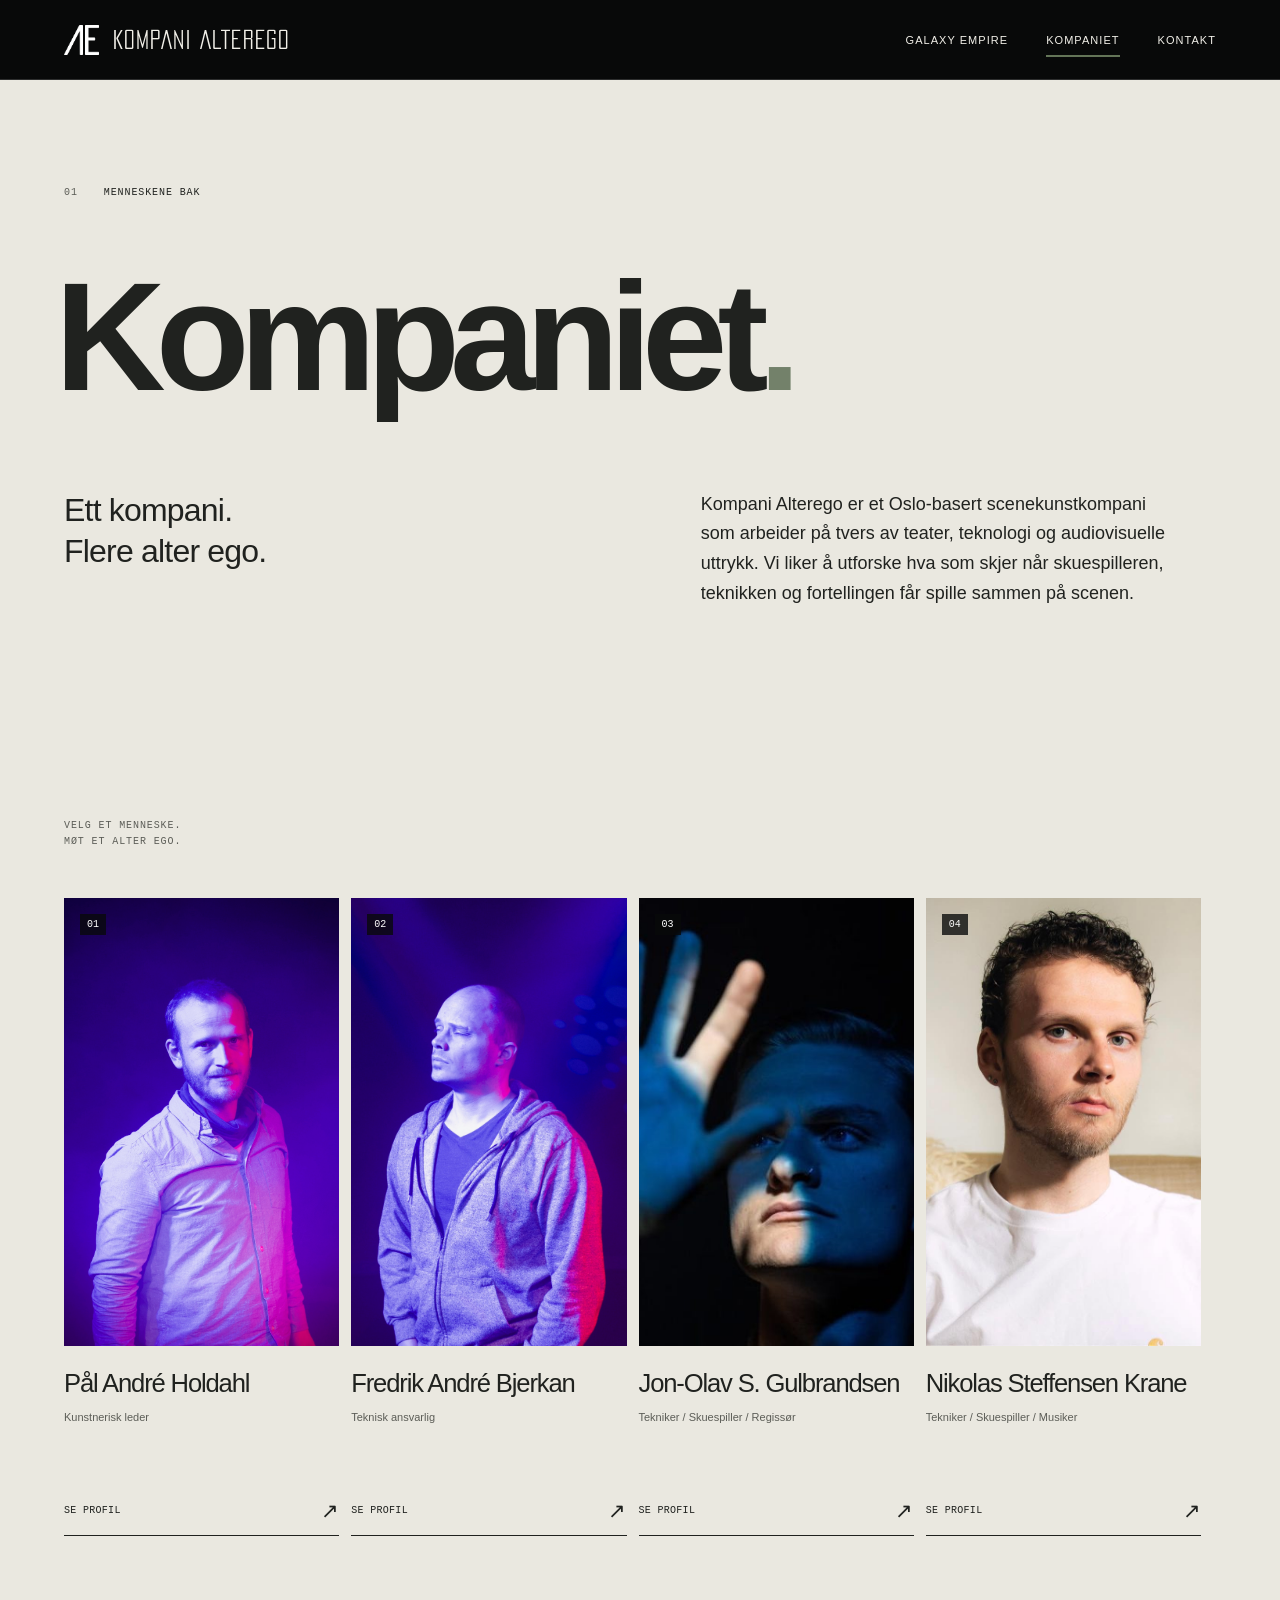
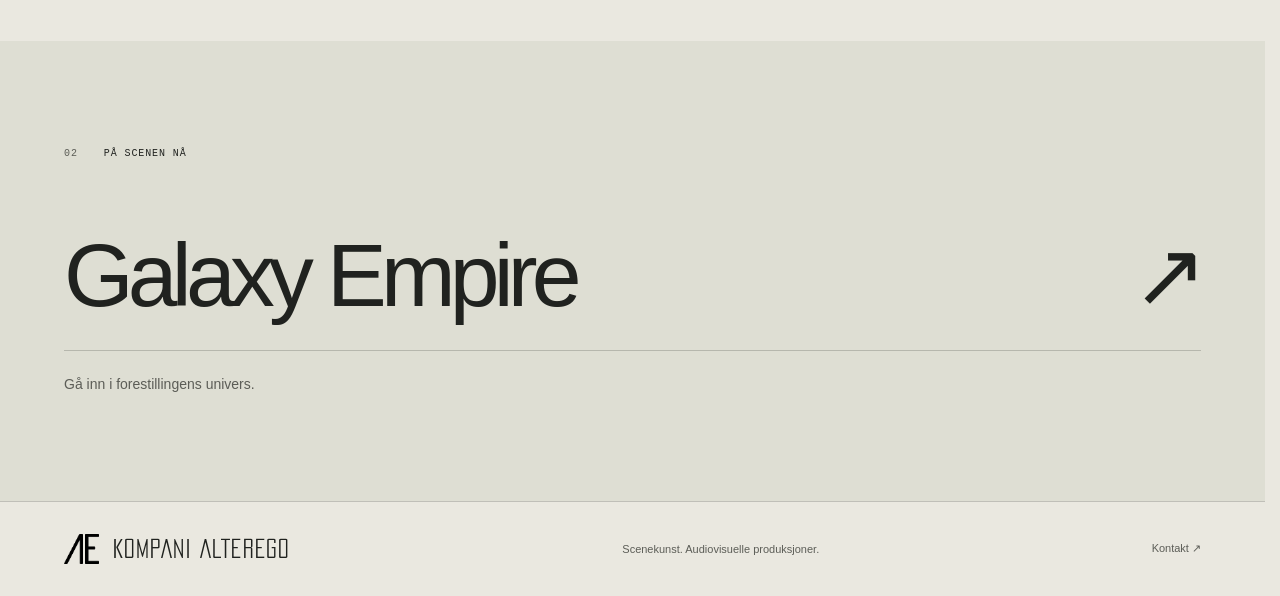
<file: kompaniet/index.html>
<!DOCTYPE html>
<html lang="nb">
<head>
  <meta charset="UTF-8">
  <meta name="viewport" content="width=device-width, initial-scale=1.0">
  <meta name="theme-color" content="#080909">
  <meta name="description" content="Kompani Alterego. Teater, nye virkeligheter og menneskene imellom. Opplev forestillingen Galaxy Empire.">
  <title>Galaxy Empire — Kompani Alterego</title>
  <link rel="stylesheet" href="../styles.css?v=6">
  <script type="module" src="../index.js"></script>
</head>
<body data-theme="galaxy">
  <a class="skip-link" href="#main">Hopp til innhold</a>
  <header class="site-header">
    <a class="brand-lockup wordmark" href="../" data-route aria-label="Kompani Alterego — hjem"><span data-brand-symbol></span><span>KOMPANI ALTEREGO</span></a>
    <nav class="desktop-nav" aria-label="Hovedmeny">
      <a href="../galaxy-empire/" data-route>Galaxy Empire</a>
      <a href="../kompaniet/" data-route>Kompaniet</a>
      <a href="../kontakt/" data-route>Kontakt</a>
    </nav>
    <button class="menu-toggle" aria-haspopup="dialog" aria-controls="mobile-menu" aria-expanded="false">Meny <span aria-hidden="true">＋</span></button>
  </header>
  <dialog class="mobile-menu" id="mobile-menu" aria-label="Hovedmeny">
    <div class="menu-symbol" data-brand-symbol aria-hidden="true"></div>
    <div class="menu-heading"><a class="brand-lockup wordmark" href="../" data-route aria-label="Kompani Alterego — hjem"><span data-brand-symbol></span><span>KOMPANI ALTEREGO</span></a><button data-close-menu aria-label="Lukk meny">Lukk ×</button></div>
    <nav aria-label="Mobilmeny">
      <a href="../galaxy-empire/" data-route><span>01</span>Galaxy Empire</a>
      <a href="../kompaniet/" data-route><span>02</span>Kompaniet</a>
      <a href="../kontakt/" data-route><span>03</span>Kontakt</a>
    </nav>
    <p class="eyebrow">Scenekunst. Andre virkeligheter.</p>
  </dialog>
  <main id="main" tabindex="-1"></main>
  <div class="scene-curtain" aria-hidden="true"></div>
  <div class="sr-only" role="status" id="route-status"></div>
  <noscript><p class="noscript">Denne prototypen trenger JavaScript for å vise sidene. Aktiver JavaScript og last siden på nytt.</p></noscript>
</body>
</html>
</file>
<file: styles.css>
@import url('./css/themes.css');
@import url('./css/transitions.css');
@import url('./css/pages.css');
@import url('./css/brand.css');
@import url('./css/company.css?v=6');
@import url('./css/motion.css');

* { box-sizing: border-box; }
html { scrollbar-gutter: stable; scroll-padding-top: calc(var(--header-height) + 24px); }
body { margin: 0; background: var(--bg); color: var(--ink); font-family: var(--body); font-size: 16px; -webkit-font-smoothing: antialiased; }
body:has(dialog[open]) { overflow: hidden; }
::selection { background: #a2caff; color: #080909; }
a { color: inherit; text-decoration: none; }
button { font: inherit; color: inherit; cursor: pointer; }
button, a { -webkit-tap-highlight-color: transparent; }
button { border: 0; }
button:disabled { cursor: default; }
:focus-visible { outline: 2px solid var(--accent); outline-offset: 6px; }
main:focus { outline: none; }
img { display: block; max-width: 100%; height: auto; }
figure, h1, h2, h3, h4, p { margin: 0; }
h1, h2, h3, h4 { font-weight: 500; }
h1, h2 { font-family: var(--display); letter-spacing: -.065em; }
h2 { font-size: clamp(42px, 5.5vw, 84px); line-height: 1.02; }
p { line-height: 1.65; }
p + p { margin-top: 20px; }
em { font-family: Georgia, 'Times New Roman', serif; font-weight: 400; }
main { padding-top: var(--header-height); }
.site-header { position: fixed; z-index: 30; inset: 0 0 auto; height: var(--header-height); padding: 0 var(--gutter); display: flex; justify-content: space-between; align-items: center; background: #080909; color: #f2f0e9; border-bottom: 1px solid #ffffff26; }
.wordmark { font-family: var(--brand); font-size: 24px; font-weight: 400; line-height: 1; letter-spacing: .045em; white-space: nowrap; }
.desktop-nav { display: flex; gap: 38px; align-self: stretch; }
.desktop-nav a { position: relative; display: flex; align-items: center; font-size: 11px; font-weight: 500; text-transform: uppercase; letter-spacing: .095em; }
.desktop-nav a::after { content: ''; position: absolute; bottom: 22px; left: 0; width: 0; height: 2px; background: var(--accent); transition: width 180ms; }
.desktop-nav a:hover::after, .desktop-nav a[aria-current='page']::after { width: 100%; }
.menu-toggle { display: none; background: none; text-transform: uppercase; font-size: 11px; letter-spacing: .08em; padding: 12px 0 12px 16px; }
.menu-toggle span { margin-left: 12px; font-size: 18px; }
.eyebrow, .section-label, .draft-note, figcaption { font-family: var(--mono); font-size: 10px; font-weight: 400; line-height: 1.6; letter-spacing: .09em; text-transform: uppercase; }
.section-label { display: flex; gap: 26px; margin-bottom: 60px; }
.section-label > span { color: var(--muted); }
.section-pad { padding: 105px var(--gutter); }
.lead { font-size: clamp(24px, 2.5vw, 38px); line-height: 1.3; letter-spacing: -.025em; }
.text-link { display: inline-flex; gap: 28px; align-items: center; padding: 14px 0; border-bottom: 1px solid currentColor; background: transparent; font-size: 14px; }
.text-link span { font-size: 23px; }
.text-link:hover, .site-footer a:hover { color: var(--accent); }
.draft-note { display: block; color: var(--muted); font-size: 9px; }
.accent { color: var(--accent); }
.site-footer { display: flex; justify-content: space-between; gap: 24px; align-items: center; padding: 32px var(--gutter); border-top: 1px solid var(--line); }
.site-footer > span, .site-footer > a:last-child { font-size: 11px; color: var(--muted); }
.skip-link { position: fixed; top: -100px; left: 20px; z-index: 100; padding: 14px 20px; color: #080909; background: #fff; }
.skip-link:focus { top: 16px; }
.sr-only { position: absolute; width: 1px; height: 1px; padding: 0; margin: -1px; overflow: hidden; clip-path: inset(50%); white-space: nowrap; border: 0; }
.noscript { padding: 100px var(--gutter); }
.mobile-menu { background: #080909; color: #f2f0e9; border: 0; width: 100%; max-width: none; height: 100dvh; max-height: none; margin: 0; padding: 0 var(--gutter) 30px; }
.mobile-menu[open] { display: flex; flex-direction: column; }
.menu-heading { min-height: var(--header-height); display: flex; align-items: center; justify-content: space-between; border-bottom: 1px solid #ffffff26; }
.menu-heading button { background: transparent; text-transform: uppercase; font-size: 12px; padding: 16px 0 16px 16px; }
.mobile-menu nav { margin: auto 0; }
.mobile-menu nav a { display: flex; gap: 20px; align-items: baseline; font-size: clamp(30px, 7vw, 60px); padding: 22px 0; letter-spacing: -.055em; border-bottom: 1px solid #ffffff26; }
.mobile-menu nav a span { font: 10px var(--mono); letter-spacing: 0; color: #aaa; }
.mobile-menu nav a[aria-current='page'] { color: var(--accent); }
.mobile-menu > p { color: #aaa; }
@media (min-width: 1600px) { :root { --gutter: max(80px, calc((100vw - 1500px) / 2)); } }
@media (max-width: 760px) {
  :root { --header-height: 68px; }
  .desktop-nav { display: none; }
  .menu-toggle { display: block; }
  .wordmark { font-size: 22px; letter-spacing: .04em; }
  .section-pad { padding: 72px var(--gutter); }
  .section-label { margin-bottom: 38px; }
  .site-footer { flex-wrap: wrap; padding-block: 28px; }
  .site-footer > span { order: 3; width: 100%; }
}
@media (prefers-reduced-motion: reduce) { *, *::before, *::after { scroll-behavior: auto !important; animation-duration: .01ms !important; transition-duration: .01ms !important; } }
</file>
